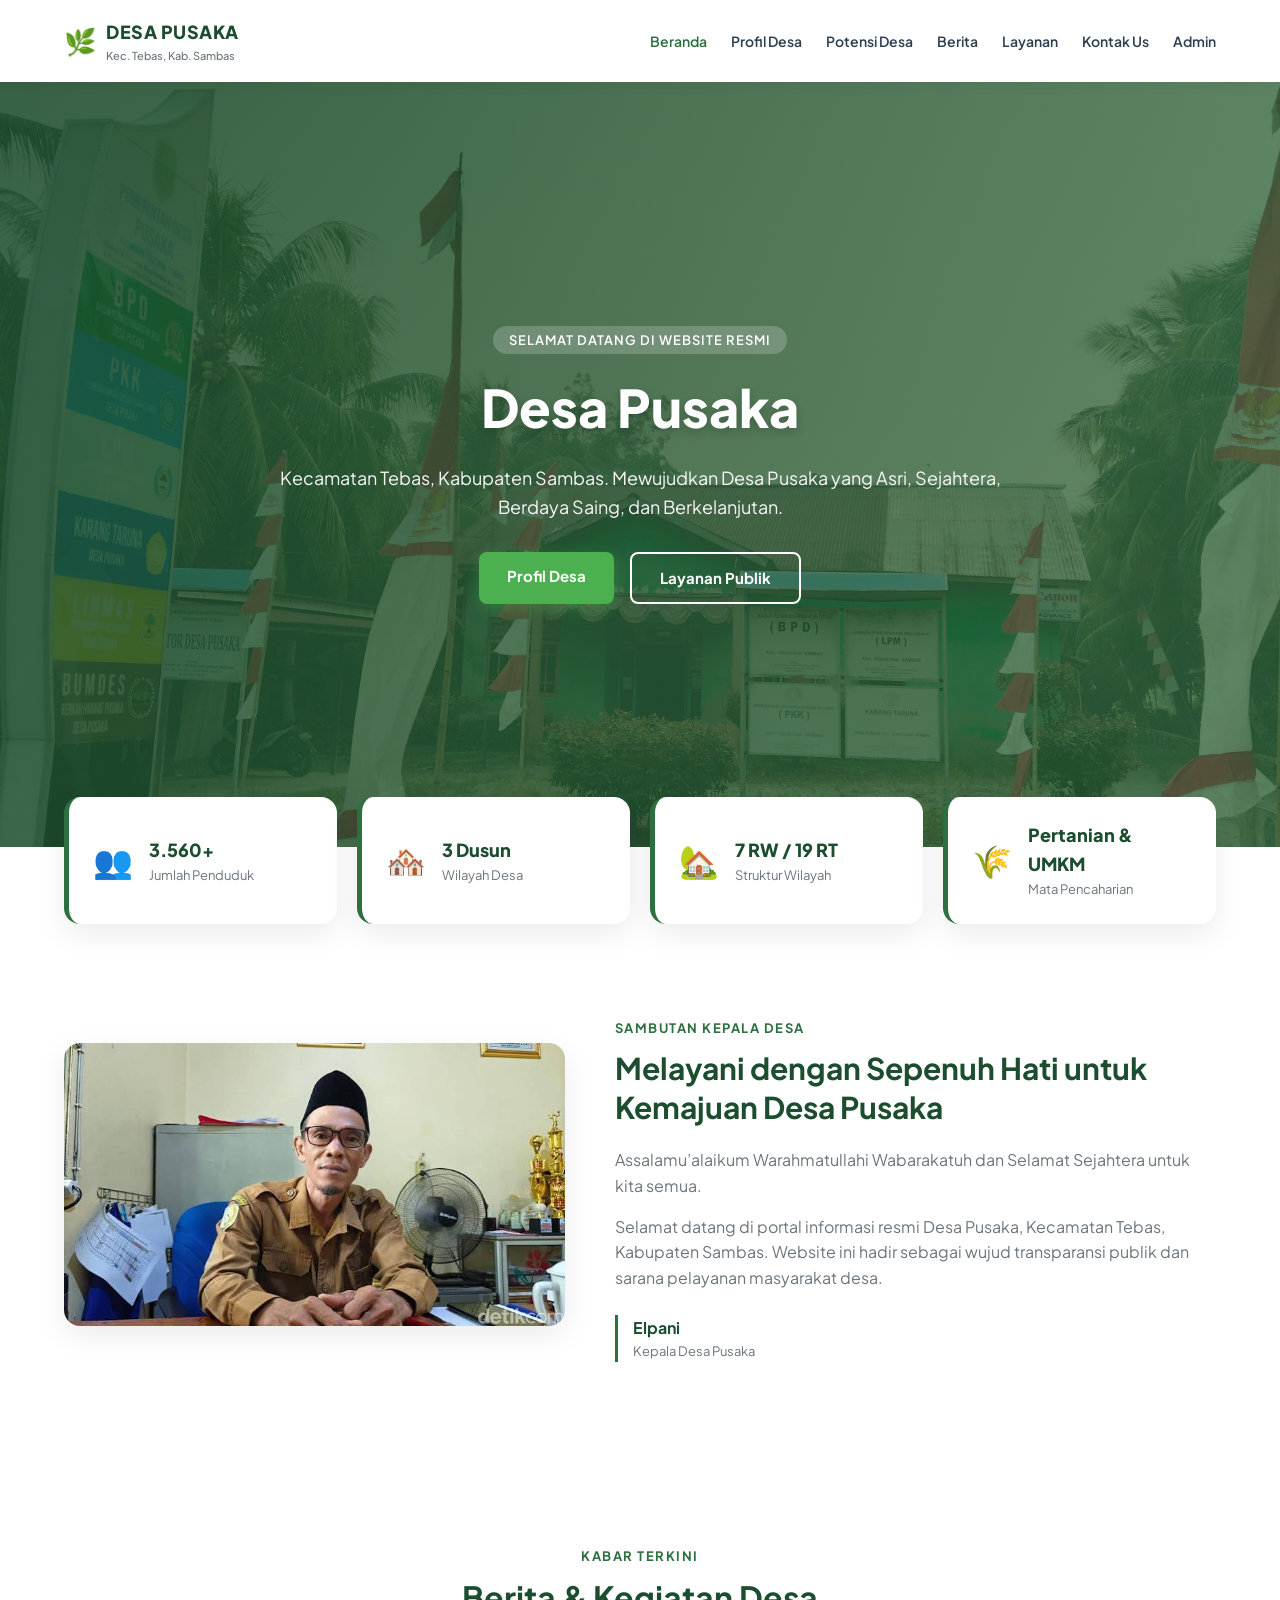
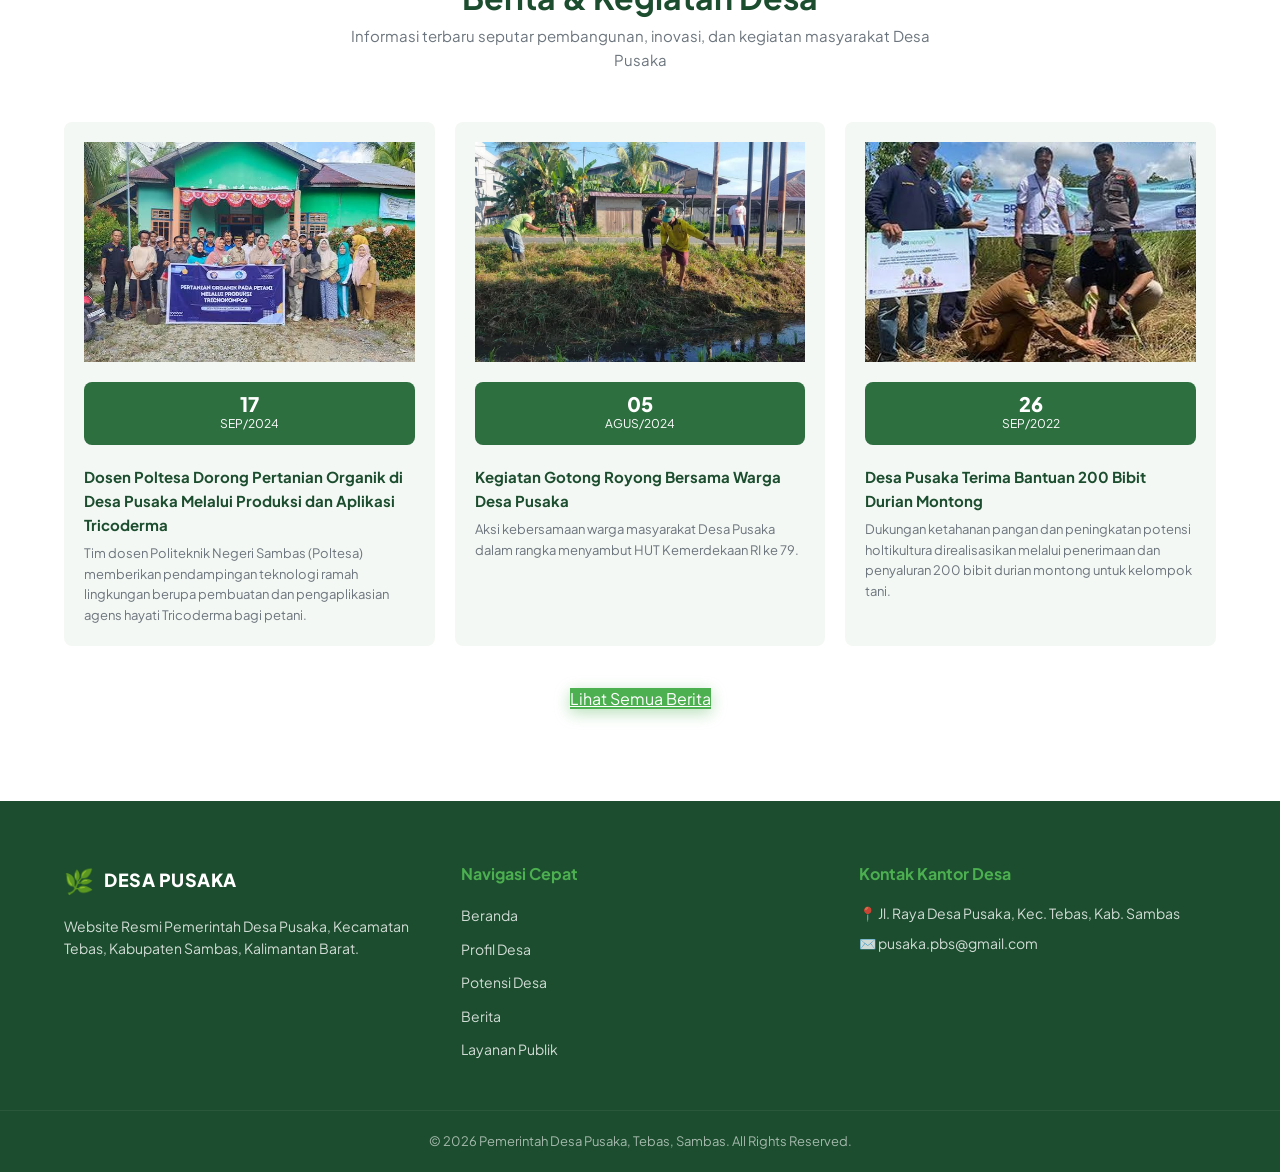
<file: index.html>
<!DOCTYPE html>
<html lang="id">
<head>
    <meta charset="UTF-8">
    <meta name="viewport" content="width=device-width, initial-scale=1.0">
    <title>Desa Pusaka - Kec. Tebas, Kab. Sambas</title>
    <link rel="stylesheet" href="style.css">
    <!-- Google Fonts untuk Tampilan Modern -->
    <link rel="preconnect" href="https://fonts.googleapis.com">
    <link rel="preconnect" href="https://fonts.gstatic.com" crossorigin>
    <link href="https://fonts.googleapis.com/css2?family=Plus+Jakarta+Sans:wght@400;500;600;700;800&display=swap" rel="stylesheet">
</head>
<body>

    <!-- Header & Navigasi -->
    <header class="navbar">
        <div class="container nav-container">
            <div class="logo">
                <span class="logo-icon">🌿</span>
                <div class="logo-text">
                    <span class="brand-title">DESA PUSAKA</span>
                    <span class="brand-sub">Kec. Tebas, Kab. Sambas</span>
                </div>
            </div>
            <nav>
                <ul class="nav-links">
                    <li><a href="index.html" class="active">Beranda</a></li>
                    <li><a href="profil.html">Profil Desa</a></li>
                    <li><a href="potensi.html">Potensi Desa</a></li>
                    <li><a href="berita.html">Berita</a></li>
                    <li><a href="layanan.html">Layanan</a></li>
                    <li><a href="kontak.html" >Kontak Us</a></li>
                    <li><a href="admin.html">Admin</a></li>
                </ul>
            </nav>
        </div>
    </header>

    <!-- Hero Section dengan Gambar Background Desa -->
    <section class="hero">
        <div class="hero-overlay"></div>
        <div class="container hero-content">
            <span class="badge">Selamat Datang di Website Resmi</span>
            <h1>Desa Pusaka</h1>
            <p>Kecamatan Tebas, Kabupaten Sambas. Mewujudkan Desa Pusaka yang Asri, Sejahtera, Berdaya Saing, dan Berkelanjutan.</p>
            <div class="hero-buttons">
                <a href="profil.html" class="btn btn-primary">Profil Desa</a>
                <a href="layanan.html" class="btn btn-outline">Layanan Publik</a>
            </div>
        </div>
    </section>

   <!-- Section Statistik Desa -->
    <section class="stats-section">
        <div class="container stats-grid">
            <div class="stat-card">
                <div class="stat-icon">👥</div>
                <div class="stat-info">
                    <h3>3.560+</h3>
                    <p>Jumlah Penduduk</p>
                </div>
            </div>
            <div class="stat-card">
                <div class="stat-icon">🏘️</div> 
                <div class="stat-info">
                    <h3>3 Dusun</h3>
                    <p>Wilayah Desa</p>
                </div>
            </div>
            <div class="stat-card">
                <div class="stat-icon">🏡</div>
                <div class="stat-info">
                    <h3>7 RW / 19 RT</h3>
                    <p>Struktur Wilayah</p>
                </div>
            </div>
            <div class="stat-card">
                <div class="stat-icon">🌾</div>
                <div class="stat-info">
                    <h3>Pertanian & UMKM</h3>
                    <p>Mata Pencaharian</p>
                </div>
            </div>
        </div>
    </section>

    <!-- Sambutan Kepala Desa -->
    <section class="welcome-section">
        <div class="container welcome-container">
            <div class="welcome-image">
                <div class="image-frame">
                    <!-- Foto Kepala Desa -->
                    <img src="kepaladesa.jpg" alt="Kepala Desa Pusaka" onerror="this.src='https://via.placeholder.com/400x480/2e6f40/ffffff?text=Foto+Kepala+Desa'">
                </div>
            </div>
            <div class="welcome-text">
                <span class="section-tag">Sambutan Kepala Desa</span>
                <h2>Melayani dengan Sepenuh Hati untuk Kemajuan Desa Pusaka</h2>
                <p>Assalamu’alaikum Warahmatullahi Wabarakatuh dan Selamat Sejahtera untuk kita semua.</p>
                <p>Selamat datang di portal informasi resmi Desa Pusaka, Kecamatan Tebas, Kabupaten Sambas. Website ini hadir sebagai wujud transparansi publik dan sarana pelayanan masyarakat desa.</p>
                <div class="kades-signature">
                    <h4>Elpani</h4>
                    <p>Kepala Desa Pusaka</p>
                </div>
            </div>
        </div>
    </section>

    <!-- Section Berita Terbaru (Untuk index.html) -->
<section class="berita-section">
    <div class="container">
        <div class="section-header">
            <span class="section-tag">Kabar Terkini</span>
            <h2>Berita & Kegiatan Desa</h2>
            <p>Informasi terbaru seputar pembangunan, inovasi, dan kegiatan masyarakat Desa Pusaka</p>
        </div>

        <div class="berita-grid">

            <!-- Berita 1: Pertanian Organik & Tricoderma (17 SEP 2024) -->
            <article class="berita-card">
                <div class="berita-img">
                    <img src="poltesa.jpg" alt="Dosen Poltesa Dorong Pertanian Organik" onerror="this.src='https://via.placeholder.com/400x250/3d8b4f/ffffff?text=Pelatihan+Tricoderma+Poltesa'">
                </div>
                <div class="berita-date">
                    <span class="day">17</span>
                    <span class="month">SEP/2024</span>
                </div>
                <div class="berita-info">
                    <h3>Dosen Poltesa Dorong Pertanian Organik di Desa Pusaka Melalui Produksi dan Aplikasi Tricoderma</h3>
                    <p>Tim dosen Politeknik Negeri Sambas (Poltesa) memberikan pendampingan teknologi ramah lingkungan berupa pembuatan dan pengaplikasian agens hayati Tricoderma bagi petani.</p>
                </div>
            </article>

            <!-- Berita 2: Gotong Royong (05 AGUS 2024) -->
            <article class="berita-card">
                <div class="berita-img">
                    <img src="gotongroyong.jpeg" alt="Kegiatan Gotong Royong Desa Pusaka" onerror="this.src='https://via.placeholder.com/400x250/2e6f40/ffffff?text=Gotong+Royong+Desa'">
                </div>
                <div class="berita-date">
                    <span class="day">05</span>
                    <span class="month">AGUS/2024</span>
                </div>
                <div class="berita-info">
                    <h3>Kegiatan Gotong Royong Bersama Warga Desa Pusaka</h3>
                    <p>Aksi kebersamaan warga masyarakat Desa Pusaka dalam rangka menyambut HUT Kemerdekaan RI ke 79.</p>
                </div>
            </article>

            <!-- Berita 3: Bantuan Bibit Durian Montong (26 SEP 2022) -->
            <article class="berita-card">
                <div class="berita-img">
                    <img src="bibit.jpg" alt="Bantuan 200 Bibit Durian Montong" onerror="this.src='https://via.placeholder.com/400x250/2e6f40/ffffff?text=Bantuan+Bibit+Durian'">
                </div>
                <div class="berita-date">
                    <span class="day">26</span>
                    <span class="month">SEP/2022</span>
                </div>
                <div class="berita-info">
                    <h3>Desa Pusaka Terima Bantuan 200 Bibit Durian Montong</h3>
                    <p>Dukungan ketahanan pangan dan peningkatan potensi holtikultura direalisasikan melalui penerimaan dan penyaluran 200 bibit durian montong untuk kelompok tani.</p>
                </div>
            </article>

        </div>

        <!-- Tombol untuk melihat seluruh berita -->
        <div style="text-align: center; margin-top: 40px;">
            <a href="berita.html" class="btn-primary">Lihat Semua Berita</a>
        </div>
    </div>
</section>

    <!-- Footer -->
    <footer class="footer">
        <div class="container footer-grid">
            <div class="footer-info">
                <div class="logo light">
                    <span class="logo-icon">🌿</span>
                    <span class="brand-title">DESA PUSAKA</span>
                </div>
                <p>Website Resmi Pemerintah Desa Pusaka, Kecamatan Tebas, Kabupaten Sambas, Kalimantan Barat.</p>
            </div>
            <div class="footer-links">
                <h4>Navigasi Cepat</h4>
                <ul>
                    <li><a href="index.html">Beranda</a></li>
                    <li><a href="profil.html">Profil Desa</a></li>
                    <li><a href="potensi.html">Potensi Desa</a></li>
                    <li><a href="berita.html">Berita</a></li>
                    <li><a href="layanan.html">Layanan Publik</a></li>
                </ul>
            </div>
            <div class="footer-contact">
                <h4>Kontak Kantor Desa</h4>
                <p>📍 Jl. Raya Desa Pusaka, Kec. Tebas, Kab. Sambas</p>
                <p>✉️ pusaka.pbs@gmail.com</p>
            </div>
        </div>
        <div class="footer-bottom">
            <p>&copy; 2026 Pemerintah Desa Pusaka, Tebas, Sambas. All Rights Reserved.</p>
        </div>
    </footer>

</body>
</html>
</file>
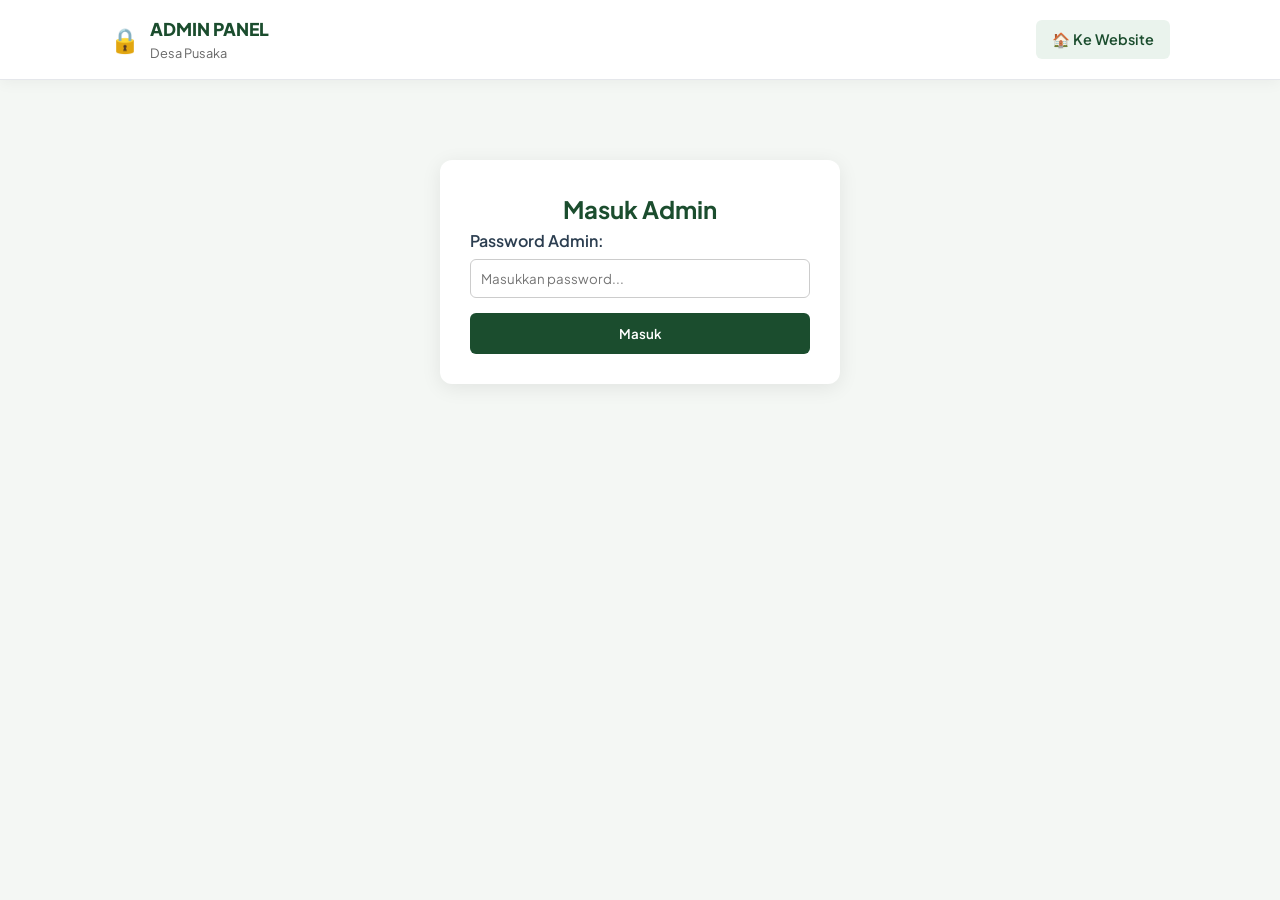
<file: admin.html>
<!DOCTYPE html>
<html lang="id">
<head>
    <meta charset="UTF-8">
    <meta name="viewport" content="width=device-width, initial-scale=1.0">
    <title>Panel Admin - Desa Pusaka</title>
    <link rel="stylesheet" href="style.css">
    <link rel="preconnect" href="https://fonts.googleapis.com">
    <link rel="preconnect" href="https://fonts.gstatic.com" crossorigin>
    <link href="https://fonts.googleapis.com/css2?family=Plus+Jakarta+Sans:wght@400;500;600;700;800&display=swap" rel="stylesheet">
</head>
<body style="background-color: #f4f7f4; margin: 0; font-family: 'Plus Jakarta Sans', sans-serif;">

    <!-- NAVBAR ADMIN -->
    <header class="navbar" style="background: #ffffff; border-bottom: 1px solid #e5e7eb; padding: 15px 0;">
        <div class="container nav-container" style="display: flex; justify-content: space-between; align-items: center; max-width: 1100px; margin: 0 auto; padding: 0 20px;">
            <div class="logo" style="display: flex; align-items: center; gap: 10px;">
                <span style="font-size: 1.5rem;">🔒</span>
                <div>
                    <span style="display: block; font-weight: 800; color: #1b4d2e; font-size: 1.1rem;">ADMIN PANEL</span>
                    <span style="display: block; font-size: 0.8rem; color: #666;">Desa Pusaka</span>
                </div>
            </div>
            <div style="display: flex; gap: 10px;">
                <a href="index.html" style="text-decoration: none; background: #eaf3ed; color: #1b4d2e; padding: 8px 16px; border-radius: 6px; font-weight: 600; font-size: 0.9rem;">🏠 Ke Website</a>
                <button id="btnLogout" onclick="logout()" style="display: none; background: #d9534f; color: white; border: none; padding: 8px 16px; border-radius: 6px; cursor: pointer; font-weight: 600;">🚪 Logout</button>
            </div>
        </div>
    </header>

    <!-- FORM LOGIN -->
    <div id="loginSection" style="max-width: 400px; margin: 80px auto; background: #fff; padding: 30px; border-radius: 12px; box-shadow: 0 4px 20px rgba(0,0,0,0.08);">
        <h2 style="color: #1b4d2e; text-align: center; margin-top: 0;">Masuk Admin</h2>
        <form onsubmit="checkPassword(event)">
            <div style="margin-bottom: 15px;">
                <label style="display: block; font-weight: 600; margin-bottom: 5px;">Password Admin:</label>
                <input type="password" id="adminPassword" placeholder="Masukkan password..." required style="width: 100%; padding: 10px; border: 1px solid #ccc; border-radius: 6px; box-sizing: border-box;">
            </div>
            <p id="errorMsg" style="color: red; font-size: 0.85rem; display: none; font-weight: 600;">⚠️ Password salah!</p>
            <button type="submit" style="width: 100%; background: #1b4d2e; color: white; border: none; padding: 12px; border-radius: 6px; font-weight: 600; cursor: pointer;">Masuk</button>
        </form>
    </div>

    <!-- DASHBOARD ADMIN -->
    <div id="adminContent" style="display: none; max-width: 1100px; margin: 0 auto; padding: 40px 20px;">
        <div style="display: flex; justify-content: space-between; align-items: center; margin-bottom: 20px;">
            <h2 style="color: #1b4d2e; margin: 0;">Rekap Aspirasi & Balas Pesan</h2>
            <button onclick="loadData()" style="background: #2e6f40; color: white; border: none; padding: 8px 16px; border-radius: 6px; cursor: pointer; font-weight: 600;">🔄 Refresh Data</button>
        </div>

        <div style="background: #fff; border-radius: 10px; overflow-x: auto; box-shadow: 0 4px 15px rgba(0,0,0,0.05); border: 1px solid #eee;">
            <table style="width: 100%; border-collapse: collapse; text-align: left;">
                <thead>
                    <tr style="background-color: #1b4d2e; color: white;">
                        <th style="padding: 12px; width: 100px;">Kode</th>
                        <th style="padding: 12px; width: 180px;">Waktu & Nama</th>
                        <th style="padding: 12px; width: 150px;">Kategori</th>
                        <th style="padding: 12px;">Pesan Warga</th>
                        <th style="padding: 12px; width: 280px;">Aksi / Balasan Admin</th>
                    </tr>
                </thead>
                <tbody id="tableBody">
                    <tr><td colspan="5" style="text-align: center; padding: 20px;">Memuat data...</td></tr>
                </tbody>
            </table>
        </div>
    </div>

    <script>
        const PASSWORD_BENAR = "asyifa"; 
        const scriptURL = 'https://script.google.com/macros/s/AKfycbwoO-bZ-iEacDP_2IClbaxFQJeONFlL828PXCHUfv0g5wlwZxvJKACd-2P8ijaX6ary/exec';

        function checkPassword(e) {
            e.preventDefault();
            if (document.getElementById('adminPassword').value === PASSWORD_BENAR) {
                document.getElementById('loginSection').style.display = 'none';
                document.getElementById('adminContent').style.display = 'block';
                document.getElementById('btnLogout').style.display = 'block';
                loadData();
            } else {
                document.getElementById('errorMsg').style.display = 'block';
            }
        }

        // AMBIL SEMUA DATA PESAN
        function loadData() {
            const tableBody = document.getElementById('tableBody');
            tableBody.innerHTML = `<tr><td colspan="5" style="text-align: center; padding: 20px;">Mengambil data terbaru...</td></tr>`;

            fetch(scriptURL)
                .then(res => res.json())
                .then(data => {
                    if (!data || data.length === 0) {
                        tableBody.innerHTML = `<tr><td colspan="5" style="text-align: center; padding: 20px;">Belum ada pesan masuk.</td></tr>`;
                        return;
                    }

                    let html = '';
                    data.reverse().forEach((row, index) => {
                        const kode = row[1] || '';
                        const balasanTersimpan = row[6] || '';

                        html += `
                            <tr style="border-bottom: 1px solid #eee; vertical-align: top;">
                                <td style="padding: 12px; font-weight: 800; color: #1b4d2e;">${kode}</td>
                                <td style="padding: 12px;">
                                    <strong>${row[2] || '-'}</strong><br>
                                    <small style="color:#777;">${row[0] || '-'}</small><br>
                                    <small style="color:#555;">📱 ${row[3] || '-'}</small>
                                </td>
                                <td style="padding: 12px;"><span style="background: #eaf3ed; color: #1b4d2e; padding: 4px 8px; border-radius: 4px; font-size: 0.8rem;">${row[4] || '-'}</span></td>
                                <td style="padding: 12px; color: #333;">${row[5] || '-'}</td>
                                <td style="padding: 12px;">
                                    <!-- Form Balas Langsung -->
                                    <textarea id="reply-${index}" rows="2" placeholder="Tulis balasan di sini..." style="width: 100%; padding: 8px; border: 1px solid #ccc; border-radius: 6px; box-sizing: border-box; font-size: 0.85rem; font-family: inherit;">${balasanTersimpan}</textarea>
                                    <button onclick="kirimBalasan('${kode}', 'reply-${index}', this)" style="margin-top: 6px; width: 100%; background: #1b4d2e; color: white; border: none; padding: 6px 10px; border-radius: 4px; font-weight: 600; cursor: pointer; font-size: 0.8rem;">
                                        💾 ${balasanTersimpan ? 'Perbarui Balasan' : 'Kirim Balasan'}
                                    </button>
                                </td>
                            </tr>
                        `;
                    });
                    tableBody.innerHTML = html;
                })
                .catch(err => {
                    tableBody.innerHTML = `<tr><td colspan="5" style="text-align: center; color: red; padding: 20px;">Gagal memuat data.</td></tr>`;
                });
        }

        // FUNGSI MENGIRIM BALASAN LANGSUNG DARI HALAMAN ADMIN
        function kirimBalasan(kode, textareaId, btnElement) {
            const teksBalasan = document.getElementById(textareaId).value.trim();
            
            if (!teksBalasan) {
                alert('Tuliskan isi balasan terlebih dahulu!');
                return;
            }

            const oldText = btnElement.innerHTML;
            btnElement.disabled = true;
            btnElement.innerHTML = '⏳ Menyimpan...';

            const formData = new FormData();
            formData.append('action', 'reply');
            formData.append('kode', kode);
            formData.append('balasan', teksBalasan);

            fetch(scriptURL, { method: 'POST', body: formData })
                .then(res => res.json())
                .then(res => {
                    btnElement.disabled = false;
                    btnElement.innerHTML = '✅ Tersimpan!';
                    btnElement.style.background = '#28a745';
                    
                    setTimeout(() => {
                        btnElement.innerHTML = '💾 Perbarui Balasan';
                        btnElement.style.background = '#1b4d2e';
                    }, 2000);
                })
                .catch(err => {
                    alert('Gagal menyimpan balasan.');
                    btnElement.disabled = false;
                    btnElement.innerHTML = oldText;
                });
        }

        function logout() {
            document.getElementById('loginSection').style.display = 'block';
            document.getElementById('adminContent').style.display = 'none';
            document.getElementById('btnLogout').style.display = 'none';
            document.getElementById('adminPassword').value = '';
        }
    </script>
</body>
</html>
</file>
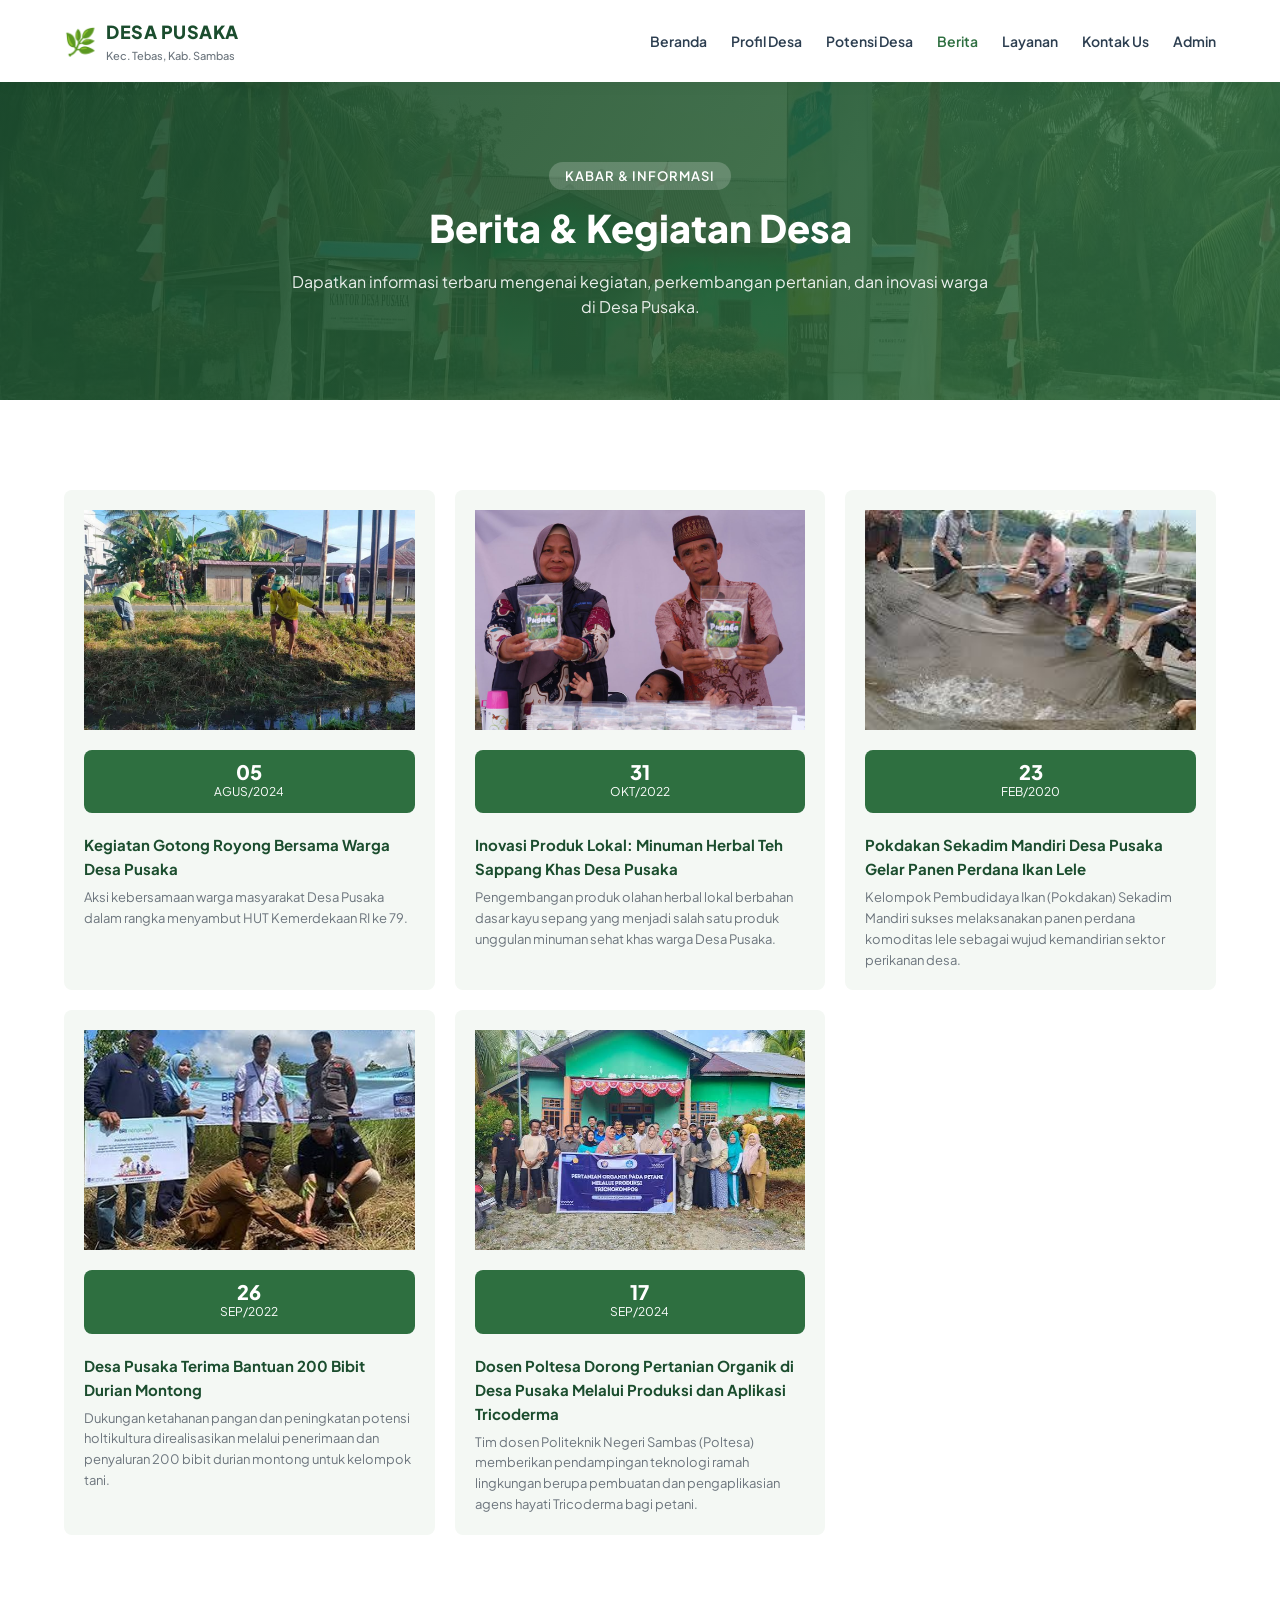
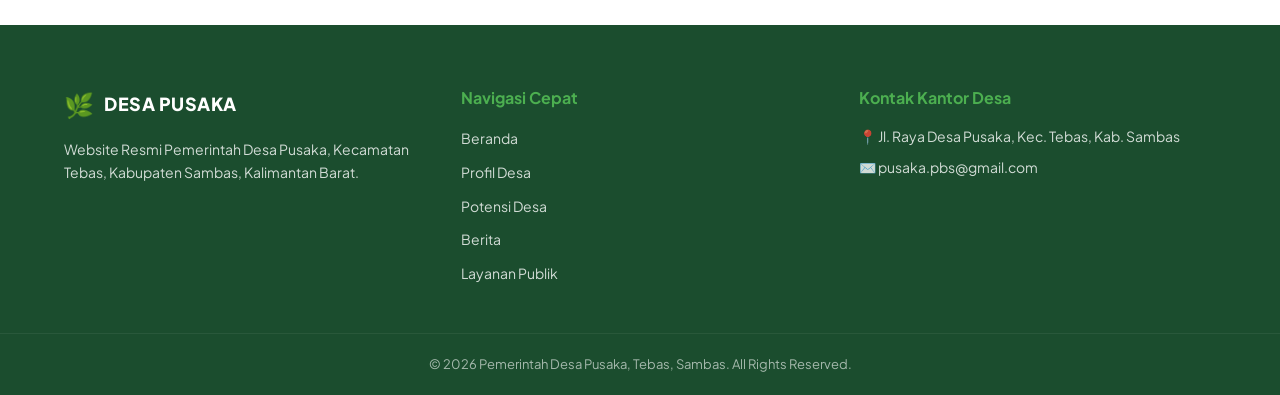
<file: berita.html>
<!DOCTYPE html>
<html lang="id">
<head>
    <meta charset="UTF-8">
    <meta name="viewport" content="width=device-width, initial-scale=1.0">
    <title>Berita & Kegiatan - Desa Pusaka</title>
    <link rel="stylesheet" href="style.css">
    <!-- Google Fonts untuk Tampilan Modern -->
    <link rel="preconnect" href="https://fonts.googleapis.com">
    <link rel="preconnect" href="https://fonts.gstatic.com" crossorigin>
    <link href="https://fonts.googleapis.com/css2?family=Plus+Jakarta+Sans:wght@400;500;600;700;800&display=swap" rel="stylesheet">
</head>
<body>

    <!-- Header & Navigasi -->
    <header class="navbar">
        <div class="container nav-container">
            <div class="logo">
                <span class="logo-icon">🌿</span>
                <div class="logo-text">
                    <span class="brand-title">DESA PUSAKA</span>
                    <span class="brand-sub">Kec. Tebas, Kab. Sambas</span>
                </div>
            </div>
            <nav>
                <ul class="nav-links">
                    <li><a href="index.html">Beranda</a></li>
                    <li><a href="profil.html">Profil Desa</a></li>
                    <li><a href="potensi.html">Potensi Desa</a></li>
                    <li><a href="berita.html" class="active">Berita</a></li>
                    <li><a href="layanan.html">Layanan</a></li>
                    <li><a href="kontak.html">Kontak Us</a></li>
                    <li><a href="admin.html">Admin</a></li>
                </ul>
            </nav>
        </div>
    </header>

    <!-- Page Banner / Header Berita -->
    <section class="page-header">
        <div class="page-header-overlay"></div>
        <div class="container page-header-content">
            <span class="badge">Kabar & Informasi</span>
            <h1>Berita & Kegiatan Desa</h1>
            <p>Dapatkan informasi terbaru mengenai kegiatan, perkembangan pertanian, dan inovasi warga di Desa Pusaka.</p>
        </div>
    </section>

    <!-- Daftar Berita Utama -->
    <section class="berita-section">
        <div class="container">
            <div class="berita-grid">

                <!-- Berita 1: Gotong Royong -->
                <article class="berita-card">
                    <div class="berita-img">
                        <img src="gotongroyong.jpeg" alt="Kegiatan Gotong Royong Desa Pusaka" onerror="this.src='https://via.placeholder.com/400x250/2e6f40/ffffff?text=Gotong+Royong+Desa'">
                    </div>
                    <div class="berita-date">
                        <span class="day">05</span>
                        <span class="month">AGUS/2024</span>
                    </div>
                    <div class="berita-info">
                        <h3>Kegiatan Gotong Royong Bersama Warga Desa Pusaka</h3>
                        <p>Aksi kebersamaan warga masyarakat Desa Pusaka dalam rangka menyambut HUT Kemerdekaan RI ke 79.</p>
                    </div>
                </article>

                <!-- Berita 2: Produk Lokal Teh Sappang -->
                <article class="berita-card">
                    <div class="berita-img">
                        <img src="produk.jpg" alt="Produk Lokal Teh Sappang" onerror="this.src='https://via.placeholder.com/400x250/3d8b4f/ffffff?text=Teh+Sappang+Desa'">
                    </div>
                    <div class="berita-date">
                        <span class="day">31</span>
                        <span class="month">OKT/2022</span>
                    </div>
                    <div class="berita-info">
                        <h3>Inovasi Produk Lokal: Minuman Herbal Teh Sappang Khas Desa Pusaka</h3>
                        <p>Pengembangan produk olahan herbal lokal berbahan dasar kayu sepang yang menjadi salah satu produk unggulan minuman sehat khas warga Desa Pusaka.</p>
                    </div>
                </article>

                <!-- Berita 3: Panen Ikan Lele Pokdakan Sekadim Mandiri -->
                <article class="berita-card">
                    <div class="berita-img">
                        <img src="ikan.jpg" alt="Panen Perdana Ikan Lele Pokdakan Sekadim Mandiri" onerror="this.src='https://via.placeholder.com/400x250/1b4d2e/ffffff?text=Panen+Perdana+Lele'">
                    </div>
                    <div class="berita-date">
                        <span class="day">23</span>
                        <span class="month">FEB/2020</span>
                    </div>
                    <div class="berita-info">
                        <h3>Pokdakan Sekadim Mandiri Desa Pusaka Gelar Panen Perdana Ikan Lele</h3>
                        <p>Kelompok Pembudidaya Ikan (Pokdakan) Sekadim Mandiri sukses melaksanakan panen perdana komoditas lele sebagai wujud kemandirian sektor perikanan desa.</p>
                    </div>
                </article>

                <!-- Berita 4: Bantuan Bibit Durian Montong -->
                <article class="berita-card">
                    <div class="berita-img">
                        <img src="bibit.jpg" alt="Bantuan 200 Bibit Durian Montong" onerror="this.src='https://via.placeholder.com/400x250/2e6f40/ffffff?text=Bantuan+Bibit+Durian'">
                    </div>
                    <div class="berita-date">
                        <span class="day">26</span>
                        <span class="month">SEP/2022</span>
                    </div>
                    <div class="berita-info">
                        <h3>Desa Pusaka Terima Bantuan 200 Bibit Durian Montong</h3>
                        <p>Dukungan ketahanan pangan dan peningkatan potensi holtikultura direalisasikan melalui penerimaan dan penyaluran 200 bibit durian montong untuk kelompok tani.</p>
                    </div>
                </article>

                <!-- Berita 5: Pertanian Organik & Tricoderma Poltesa -->
                <article class="berita-card">
                    <div class="berita-img">
                        <img src="poltesa.jpg" alt="Dosen Poltesa Dorong Pertanian Organik" onerror="this.src='https://via.placeholder.com/400x250/3d8b4f/ffffff?text=Pelatihan+Tricoderma+Poltesa'">
                    </div>
                    <div class="berita-date">
                        <span class="day">17</span>
                        <span class="month">SEP/2024</span>
                    </div>
                    <div class="berita-info">
                        <h3>Dosen Poltesa Dorong Pertanian Organik di Desa Pusaka Melalui Produksi dan Aplikasi Tricoderma</h3>
                        <p>Tim dosen Politeknik Negeri Sambas (Poltesa) memberikan pendampingan teknologi ramah lingkungan berupa pembuatan dan pengaplikasian agens hayati Tricoderma bagi petani.</p>
                    </div>
                </article>

            </div>
        </div>
    </section>

    <!-- Footer -->
    <footer class="footer">
        <div class="container footer-grid">
            <div class="footer-info">
                <div class="logo light">
                    <span class="logo-icon">🌿</span>
                    <span class="brand-title">DESA PUSAKA</span>
                </div>
                <p>Website Resmi Pemerintah Desa Pusaka, Kecamatan Tebas, Kabupaten Sambas, Kalimantan Barat.</p>
            </div>
            <div class="footer-links">
                <h4>Navigasi Cepat</h4>
                <ul>
                    <li><a href="index.html">Beranda</a></li>
                    <li><a href="profil.html">Profil Desa</a></li>
                    <li><a href="potensi.html">Potensi Desa</a></li>
                    <li><a href="berita.html">Berita</a></li>
                    <li><a href="layanan.html">Layanan Publik</a></li>
                </ul>
            </div>
            <div class="footer-contact">
                <h4>Kontak Kantor Desa</h4>
                <p>📍 Jl. Raya Desa Pusaka, Kec. Tebas, Kab. Sambas</p>
                <p>✉️ pusaka.pbs@gmail.com</p>
            </div>
        </div>
        <div class="footer-bottom">
            <p>&copy; 2026 Pemerintah Desa Pusaka, Tebas, Sambas. All Rights Reserved.</p>
        </div>
    </footer>

</body>
</html>
</file>
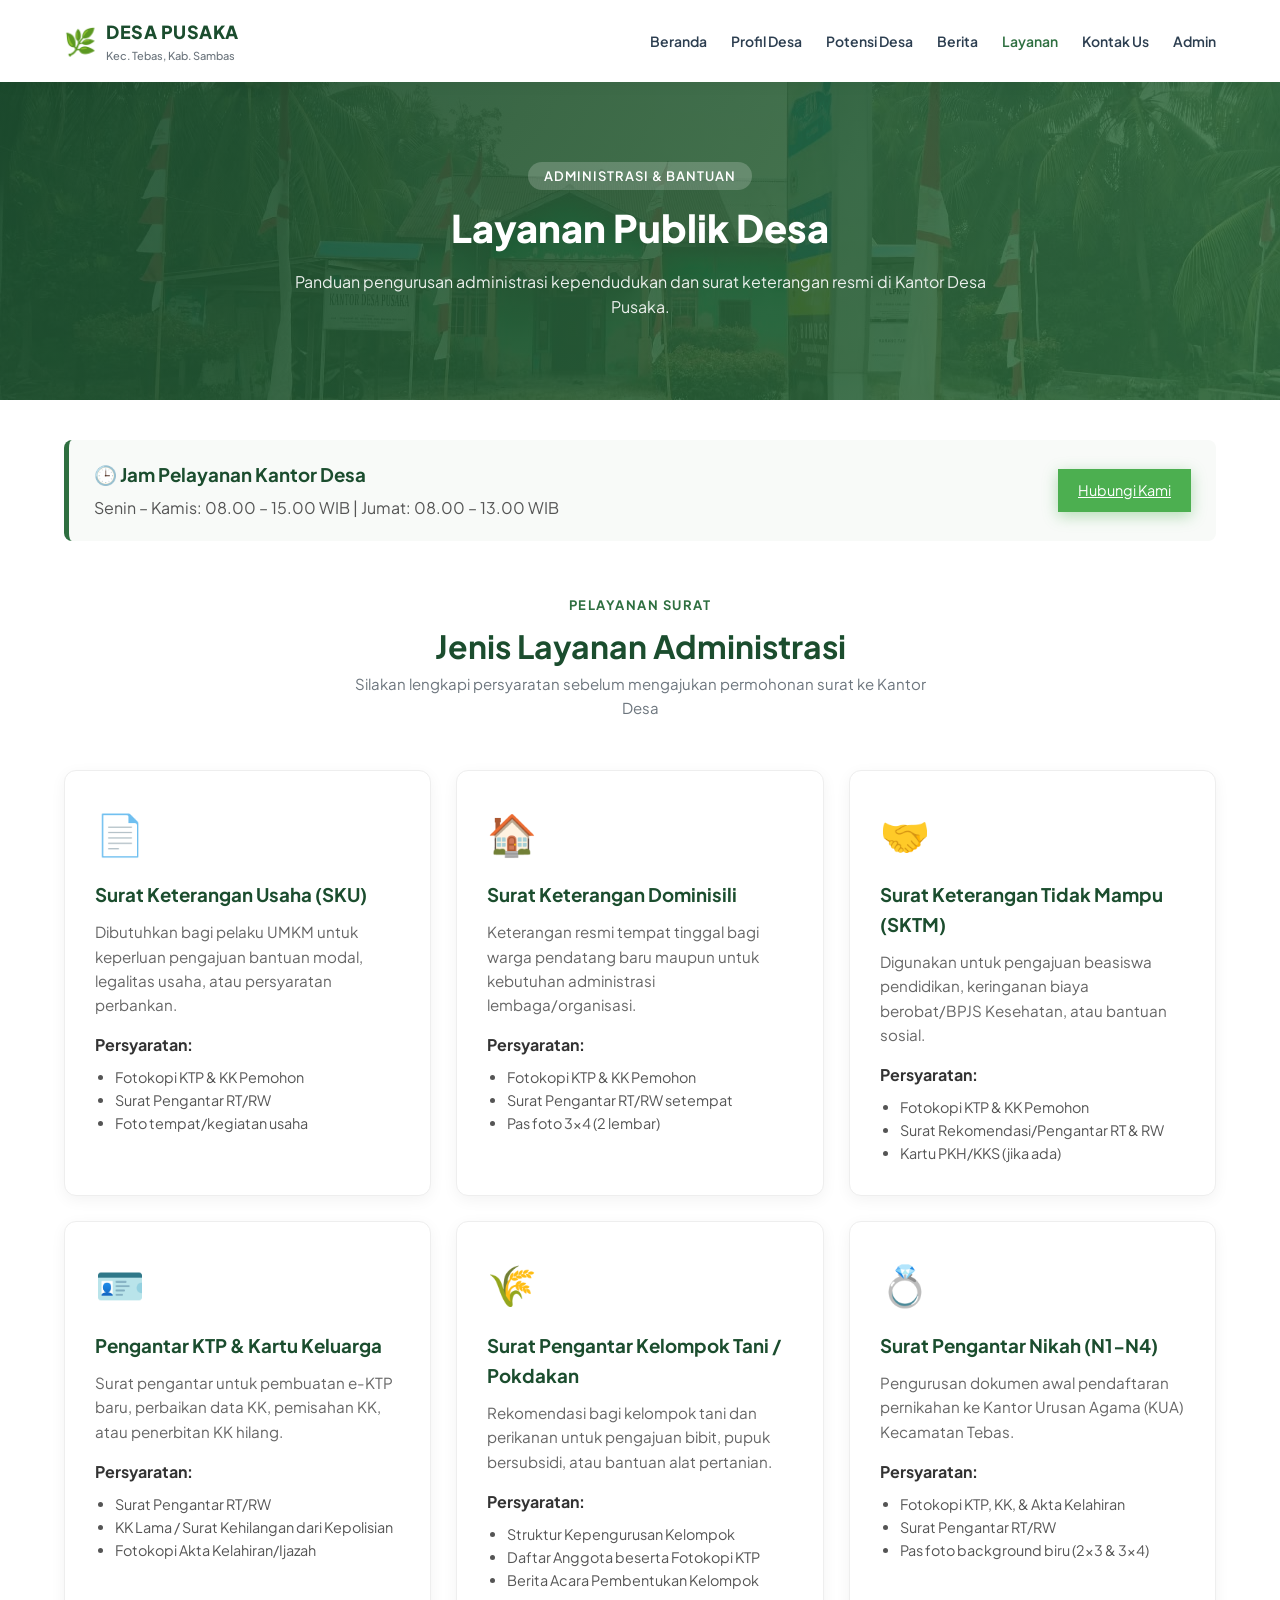
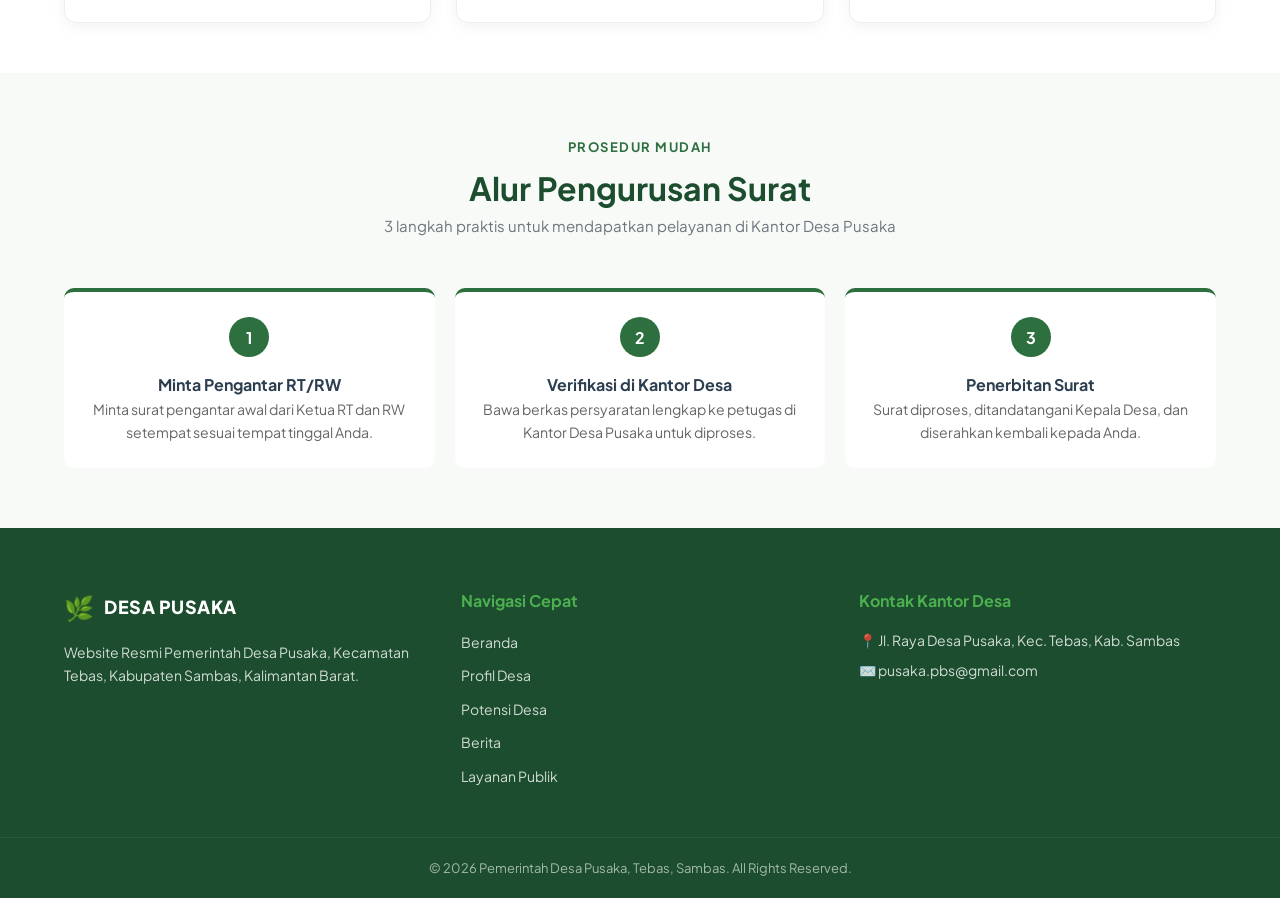
<file: layanan.html>
<!DOCTYPE html>
<html lang="id">
<head>
    <meta charset="UTF-8">
    <meta name="viewport" content="width=device-width, initial-scale=1.0">
    <title>Layanan Publik - Desa Pusaka</title>
    <link rel="stylesheet" href="style.css">
    <!-- Google Fonts untuk Tampilan Modern -->
    <link rel="preconnect" href="https://fonts.googleapis.com">
    <link rel="preconnect" href="https://fonts.gstatic.com" crossorigin>
    <link href="https://fonts.googleapis.com/css2?family=Plus+Jakarta+Sans:wght@400;500;600;700;800&display=swap" rel="stylesheet">
</head>
<body>

    <!-- Header & Navigasi -->
    <header class="navbar">
        <div class="container nav-container">
            <div class="logo">
                <span class="logo-icon">🌿</span>
                <div class="logo-text">
                    <span class="brand-title">DESA PUSAKA</span>
                    <span class="brand-sub">Kec. Tebas, Kab. Sambas</span>
                </div>
            </div>
            <nav>
                <ul class="nav-links">
                    <li><a href="index.html">Beranda</a></li>
                    <li><a href="profil.html">Profil Desa</a></li>
                    <li><a href="potensi.html">Potensi Desa</a></li>
                    <li><a href="berita.html">Berita</a></li>
                    <li><a href="layanan.html" class="active">Layanan</a></li>
                    <li><a href="kontak.html">Kontak Us</a></li>
                    <li><a href="admin.html">Admin</a></li>
                </ul>
            </nav>
        </div>
    </header>

    <!-- Page Banner / Header Layanan -->
    <section class="page-header">
        <div class="page-header-overlay"></div>
        <div class="container page-header-content">
            <span class="badge">Administrasi & Bantuan</span>
            <h1>Layanan Publik Desa</h1>
            <p>Panduan pengurusan administrasi kependudukan dan surat keterangan resmi di Kantor Desa Pusaka.</p>
        </div>
    </section>

    <!-- Informasi Jam Operasional -->
    <section style="padding: 40px 0 0 0;">
        <div class="container">
            <div style="background-color: #f8faf8; border-left: 5px solid #2e6f40; padding: 20px 25px; border-radius: 8px; display: flex; justify-content: space-between; align-items: center; flex-wrap: wrap; gap: 15px;">
                <div>
                    <h3 style="margin: 0 0 5px 0; color: #1b4d2e;">🕒 Jam Pelayanan Kantor Desa</h3>
                    <p style="margin: 0; color: #555;">Senin – Kamis: 08.00 – 15.00 WIB | Jumat: 08.00 – 13.00 WIB</p>
                </div>
                <a href="kontak.html" class="btn-primary" style="padding: 10px 20px; font-size: 0.9rem;">Hubungi Kami</a>
            </div>
        </div>
    </section>

    <!-- Daftar Layanan Publik -->
    <section class="layanan-section" style="padding: 50px 0;">
        <div class="container">
            <div class="section-header">
                <span class="section-tag">Pelayanan Surat</span>
                <h2>Jenis Layanan Administrasi</h2>
                <p>Silakan lengkapi persyaratan sebelum mengajukan permohonan surat ke Kantor Desa</p>
            </div>

            <div class="layanan-grid" style="display: grid; grid-template-columns: repeat(auto-fit, minmax(300px, 1fr)); gap: 25px; margin-top: 30px;">

                <!-- Layanan 1 -->
                <div class="layanan-card" style="background: #fff; padding: 30px; border-radius: 12px; box-shadow: 0 4px 15px rgba(0,0,0,0.05); border: 1px solid #eee;">
                    <div style="font-size: 2.5rem; margin-bottom: 15px;">📄</div>
                    <h3 style="color: #1b4d2e; margin-bottom: 10px;">Surat Keterangan Usaha (SKU)</h3>
                    <p style="color: #666; font-size: 0.95rem; margin-bottom: 15px;">Dibutuhkan bagi pelaku UMKM untuk keperluan pengajuan bantuan modal, legalitas usaha, atau persyaratan perbankan.</p>
                    <strong style="display: block; color: #333; margin-bottom: 8px;">Persyaratan:</strong>
                    <ul style="color: #555; font-size: 0.9rem; padding-left: 20px; margin: 0;">
                        <li>Fotokopi KTP & KK Pemohon</li>
                        <li>Surat Pengantar RT/RW</li>
                        <li>Foto tempat/kegiatan usaha</li>
                    </ul>
                </div>

                <!-- Layanan 2 -->
                <div class="layanan-card" style="background: #fff; padding: 30px; border-radius: 12px; box-shadow: 0 4px 15px rgba(0,0,0,0.05); border: 1px solid #eee;">
                    <div style="font-size: 2.5rem; margin-bottom: 15px;">🏠</div>
                    <h3 style="color: #1b4d2e; margin-bottom: 10px;">Surat Keterangan Dominisili</h3>
                    <p style="color: #666; font-size: 0.95rem; margin-bottom: 15px;">Keterangan resmi tempat tinggal bagi warga pendatang baru maupun untuk kebutuhan administrasi lembaga/organisasi.</p>
                    <strong style="display: block; color: #333; margin-bottom: 8px;">Persyaratan:</strong>
                    <ul style="color: #555; font-size: 0.9rem; padding-left: 20px; margin: 0;">
                        <li>Fotokopi KTP & KK Pemohon</li>
                        <li>Surat Pengantar RT/RW setempat</li>
                        <li>Pas foto 3x4 (2 lembar)</li>
                    </ul>
                </div>

                <!-- Layanan 3 -->
                <div class="layanan-card" style="background: #fff; padding: 30px; border-radius: 12px; box-shadow: 0 4px 15px rgba(0,0,0,0.05); border: 1px solid #eee;">
                    <div style="font-size: 2.5rem; margin-bottom: 15px;">🤝</div>
                    <h3 style="color: #1b4d2e; margin-bottom: 10px;">Surat Keterangan Tidak Mampu (SKTM)</h3>
                    <p style="color: #666; font-size: 0.95rem; margin-bottom: 15px;">Digunakan untuk pengajuan beasiswa pendidikan, keringanan biaya berobat/BPJS Kesehatan, atau bantuan sosial.</p>
                    <strong style="display: block; color: #333; margin-bottom: 8px;">Persyaratan:</strong>
                    <ul style="color: #555; font-size: 0.9rem; padding-left: 20px; margin: 0;">
                        <li>Fotokopi KTP & KK Pemohon</li>
                        <li>Surat Rekomendasi/Pengantar RT & RW</li>
                        <li>Kartu PKH/KKS (jika ada)</li>
                    </ul>
                </div>

                <!-- Layanan 4 -->
                <div class="layanan-card" style="background: #fff; padding: 30px; border-radius: 12px; box-shadow: 0 4px 15px rgba(0,0,0,0.05); border: 1px solid #eee;">
                    <div style="font-size: 2.5rem; margin-bottom: 15px;">🪪</div>
                    <h3 style="color: #1b4d2e; margin-bottom: 10px;">Pengantar KTP & Kartu Keluarga</h3>
                    <p style="color: #666; font-size: 0.95rem; margin-bottom: 15px;">Surat pengantar untuk pembuatan e-KTP baru, perbaikan data KK, pemisahan KK, atau penerbitan KK hilang.</p>
                    <strong style="display: block; color: #333; margin-bottom: 8px;">Persyaratan:</strong>
                    <ul style="color: #555; font-size: 0.9rem; padding-left: 20px; margin: 0;">
                        <li>Surat Pengantar RT/RW</li>
                        <li>KK Lama / Surat Kehilangan dari Kepolisian</li>
                        <li>Fotokopi Akta Kelahiran/Ijazah</li>
                    </ul>
                </div>

                <!-- Layanan 5 -->
                <div class="layanan-card" style="background: #fff; padding: 30px; border-radius: 12px; box-shadow: 0 4px 15px rgba(0,0,0,0.05); border: 1px solid #eee;">
                    <div style="font-size: 2.5rem; margin-bottom: 15px;">🌾</div>
                    <h3 style="color: #1b4d2e; margin-bottom: 10px;">Surat Pengantar Kelompok Tani / Pokdakan</h3>
                    <p style="color: #666; font-size: 0.95rem; margin-bottom: 15px;">Rekomendasi bagi kelompok tani dan perikanan untuk pengajuan bibit, pupuk bersubsidi, atau bantuan alat pertanian.</p>
                    <strong style="display: block; color: #333; margin-bottom: 8px;">Persyaratan:</strong>
                    <ul style="color: #555; font-size: 0.9rem; padding-left: 20px; margin: 0;">
                        <li>Struktur Kepengurusan Kelompok</li>
                        <li>Daftar Anggota beserta Fotokopi KTP</li>
                        <li>Berita Acara Pembentukan Kelompok</li>
                    </ul>
                </div>

                <!-- Layanan 6 -->
                <div class="layanan-card" style="background: #fff; padding: 30px; border-radius: 12px; box-shadow: 0 4px 15px rgba(0,0,0,0.05); border: 1px solid #eee;">
                    <div style="font-size: 2.5rem; margin-bottom: 15px;">💍</div>
                    <h3 style="color: #1b4d2e; margin-bottom: 10px;">Surat Pengantar Nikah (N1-N4)</h3>
                    <p style="color: #666; font-size: 0.95rem; margin-bottom: 15px;">Pengurusan dokumen awal pendaftaran pernikahan ke Kantor Urusan Agama (KUA) Kecamatan Tebas.</p>
                    <strong style="display: block; color: #333; margin-bottom: 8px;">Persyaratan:</strong>
                    <ul style="color: #555; font-size: 0.9rem; padding-left: 20px; margin: 0;">
                        <li>Fotokopi KTP, KK, & Akta Kelahiran</li>
                        <li>Surat Pengantar RT/RW</li>
                        <li>Pas foto background biru (2x3 & 3x4)</li>
                    </ul>
                </div>

            </div>
        </div>
    </section>

    <!-- Alur Pelayanan -->
    <section style="background-color: #f8faf8; padding: 60px 0;">
        <div class="container">
            <div class="section-header">
                <span class="section-tag">Prosedur Mudah</span>
                <h2>Alur Pengurusan Surat</h2>
                <p>3 langkah praktis untuk mendapatkan pelayanan di Kantor Desa Pusaka</p>
            </div>

            <div style="display: grid; grid-template-columns: repeat(auto-fit, minmax(250px, 1fr)); gap: 20px; margin-top: 30px; text-align: center;">
                <div style="background: #fff; padding: 25px; border-radius: 10px; border-top: 4px solid #2e6f40;">
                    <div style="width: 40px; height: 40px; background: #2e6f40; color: #fff; border-radius: 50%; display: flex; align-items: center; justify-content: center; margin: 0 auto 15px auto; font-weight: bold;">1</div>
                    <h4>Minta Pengantar RT/RW</h4>
                    <p style="font-size: 0.88rem; color: #666; margin: 0;">Minta surat pengantar awal dari Ketua RT dan RW setempat sesuai tempat tinggal Anda.</p>
                </div>
                <div style="background: #fff; padding: 25px; border-radius: 10px; border-top: 4px solid #2e6f40;">
                    <div style="width: 40px; height: 40px; background: #2e6f40; color: #fff; border-radius: 50%; display: flex; align-items: center; justify-content: center; margin: 0 auto 15px auto; font-weight: bold;">2</div>
                    <h4>Verifikasi di Kantor Desa</h4>
                    <p style="font-size: 0.88rem; color: #666; margin: 0;">Bawa berkas persyaratan lengkap ke petugas di Kantor Desa Pusaka untuk diproses.</p>
                </div>
                <div style="background: #fff; padding: 25px; border-radius: 10px; border-top: 4px solid #2e6f40;">
                    <div style="width: 40px; height: 40px; background: #2e6f40; color: #fff; border-radius: 50%; display: flex; align-items: center; justify-content: center; margin: 0 auto 15px auto; font-weight: bold;">3</div>
                    <h4>Penerbitan Surat</h4>
                    <p style="font-size: 0.88rem; color: #666; margin: 0;">Surat diproses, ditandatangani Kepala Desa, dan diserahkan kembali kepada Anda.</p>
                </div>
            </div>
        </div>
    </section>

    <!-- Footer -->
    <footer class="footer">
        <div class="container footer-grid">
            <div class="footer-info">
                <div class="logo light">
                    <span class="logo-icon">🌿</span>
                    <span class="brand-title">DESA PUSAKA</span>
                </div>
                <p>Website Resmi Pemerintah Desa Pusaka, Kecamatan Tebas, Kabupaten Sambas, Kalimantan Barat.</p>
            </div>
            <div class="footer-links">
                <h4>Navigasi Cepat</h4>
                <ul>
                    <li><a href="index.html">Beranda</a></li>
                    <li><a href="profil.html">Profil Desa</a></li>
                    <li><a href="potensi.html">Potensi Desa</a></li>
                    <li><a href="berita.html">Berita</a></li>
                    <li><a href="layanan.html">Layanan Publik</a></li>
                </ul>
            </div>
            <div class="footer-contact">
                <h4>Kontak Kantor Desa</h4>
                <p>📍 Jl. Raya Desa Pusaka, Kec. Tebas, Kab. Sambas</p>
                <p>✉️ pusaka.pbs@gmail.com</p>
            </div>
        </div>
        <div class="footer-bottom">
            <p>&copy; 2026 Pemerintah Desa Pusaka, Tebas, Sambas. All Rights Reserved.</p>
        </div>
    </footer>

</body>
</html>
</file>
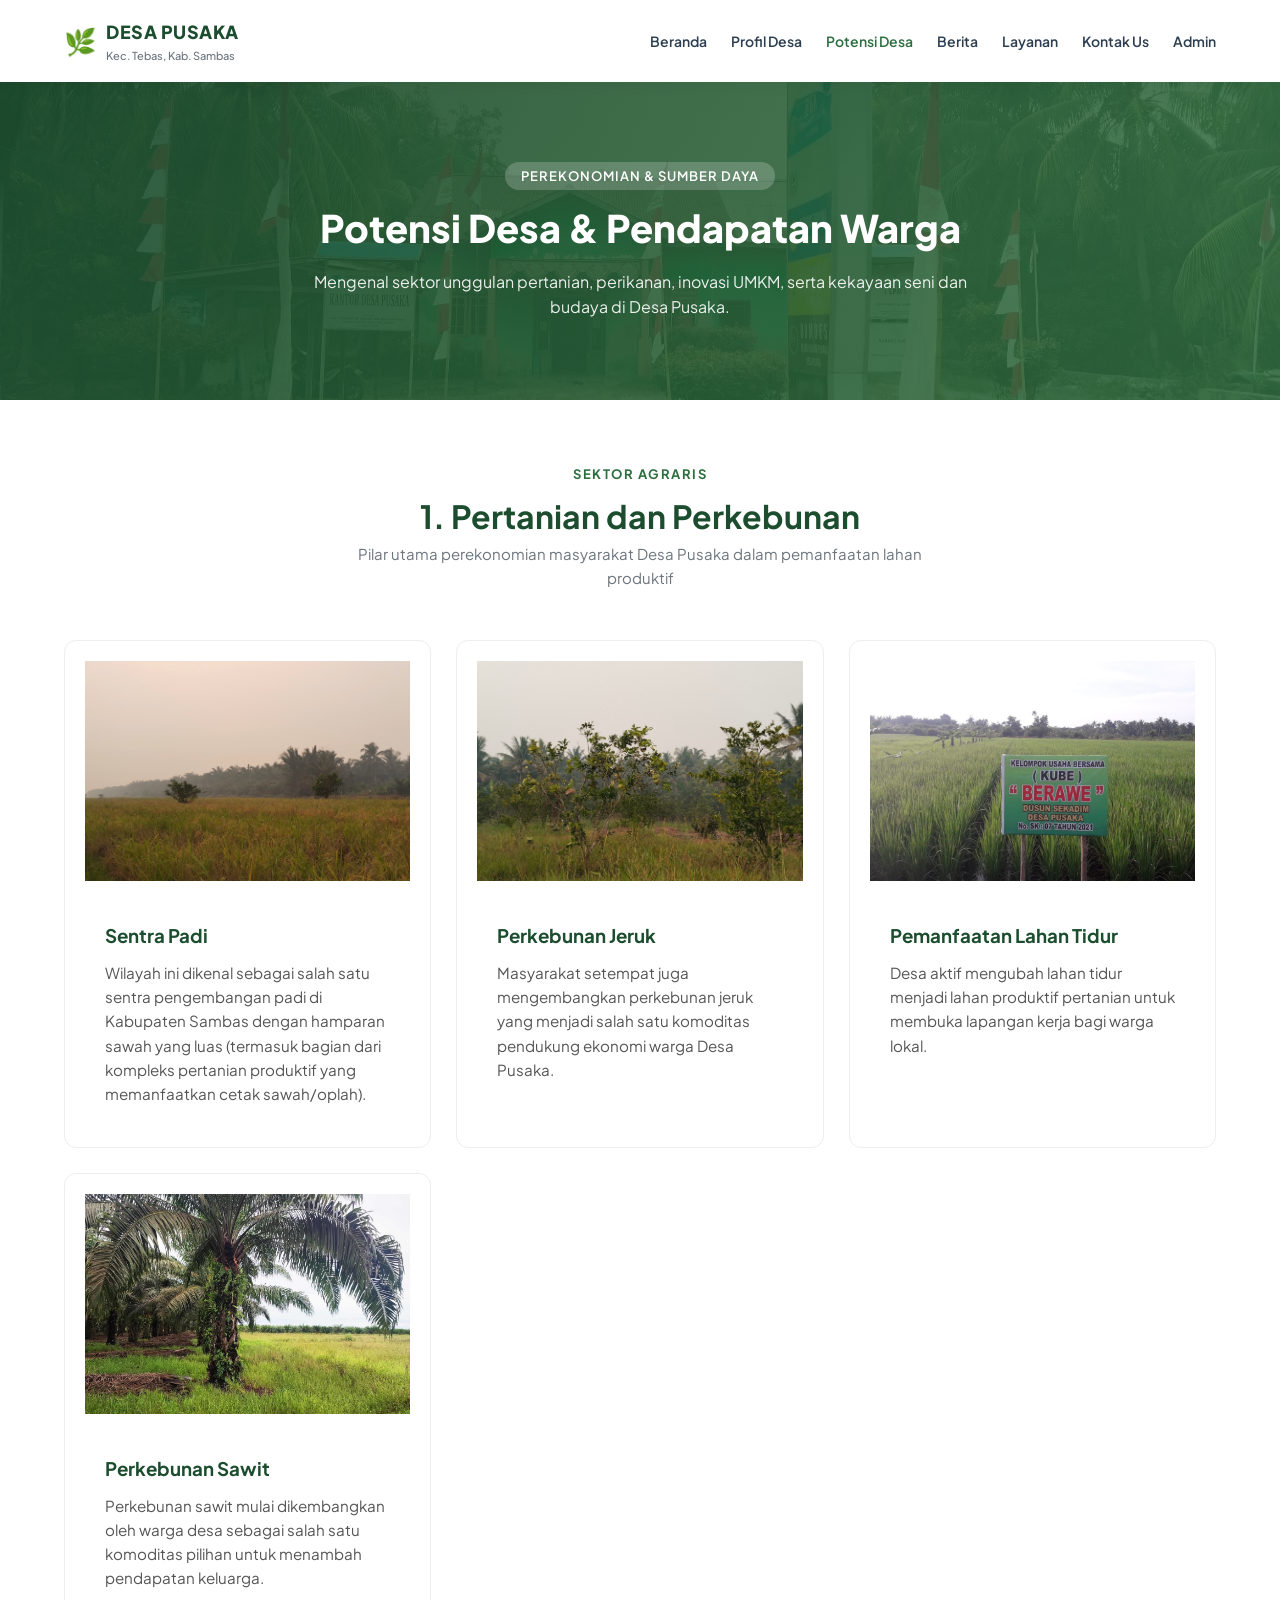
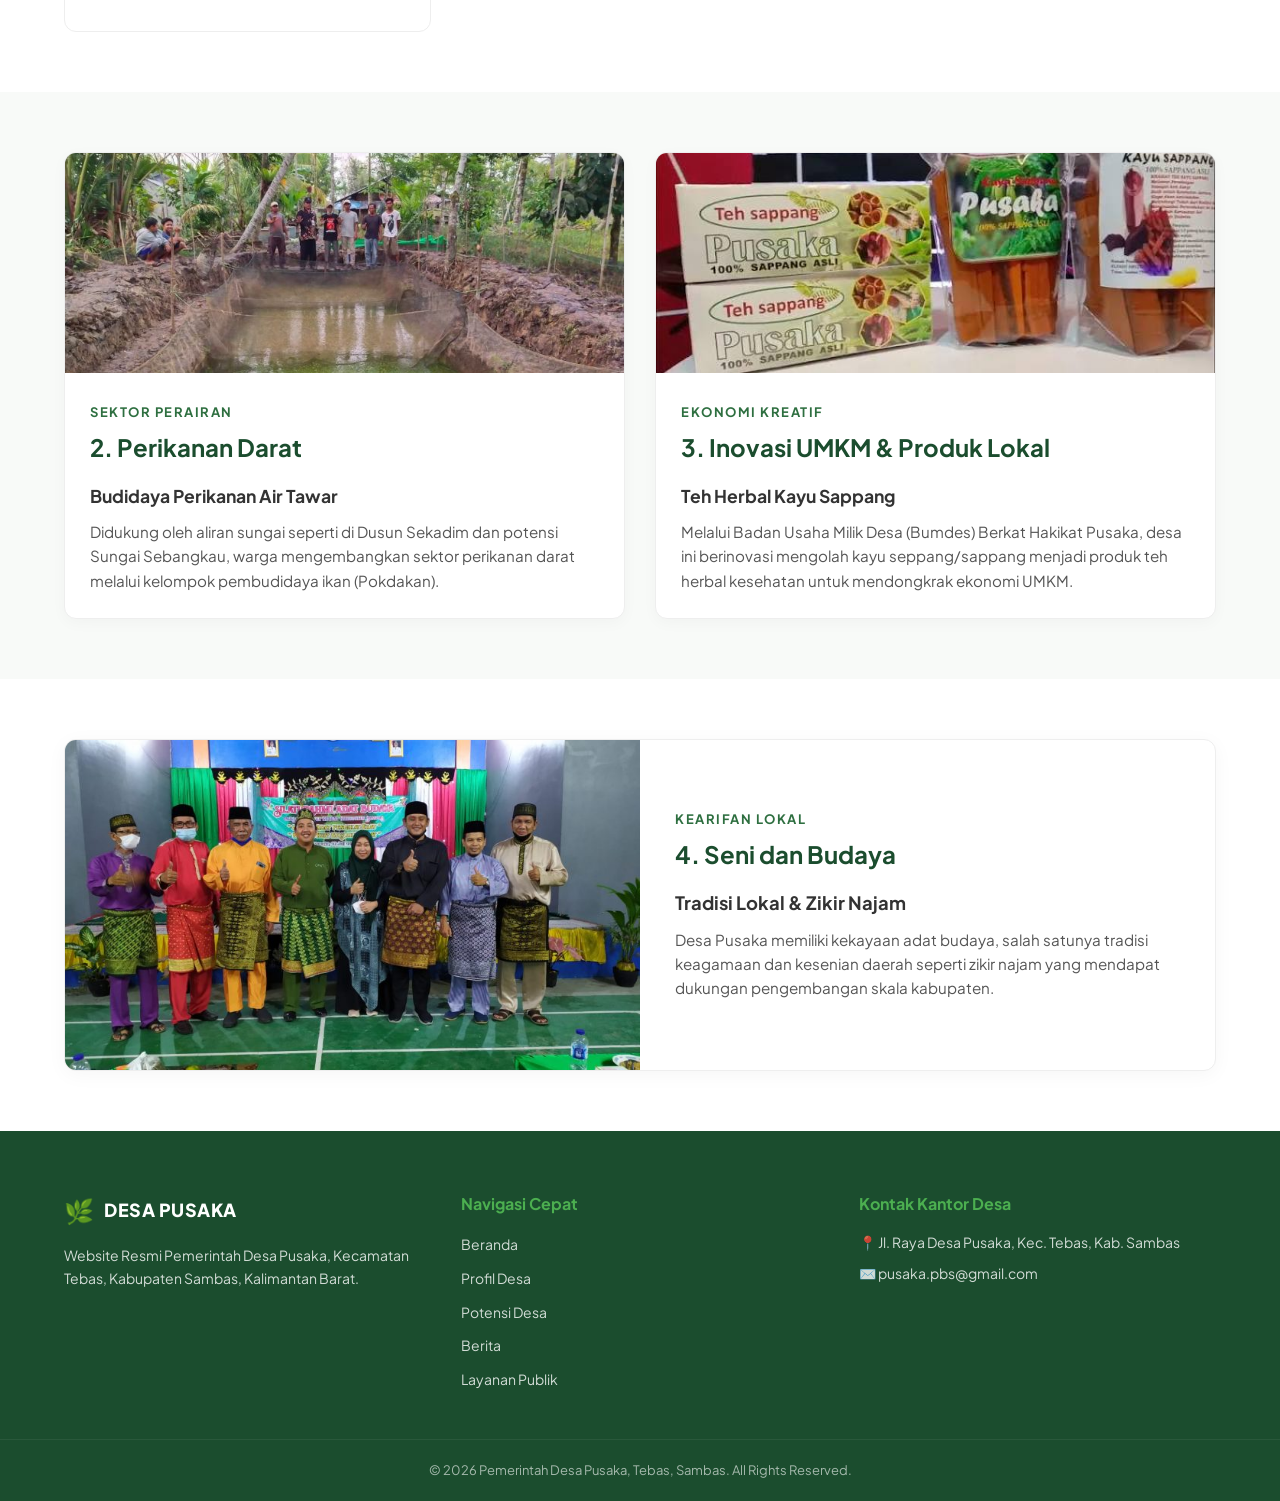
<file: potensi.html>
<!DOCTYPE html>
<html lang="id">
<head>
    <meta charset="UTF-8">
    <meta name="viewport" content="width=device-width, initial-scale=1.0">
    <title>Potensi Desa - Desa Pusaka</title>
    <link rel="stylesheet" href="style.css">
    <!-- Google Fonts untuk Tampilan Modern -->
    <link rel="preconnect" href="https://fonts.googleapis.com">
    <link rel="preconnect" href="https://fonts.gstatic.com" crossorigin>
    <link href="https://fonts.googleapis.com/css2?family=Plus+Jakarta+Sans:wght@400;500;600;700;800&display=swap" rel="stylesheet">
</head>
<body>

    <!-- Header & Navigasi -->
    <header class="navbar">
        <div class="container nav-container">
            <div class="logo">
                <span class="logo-icon">🌿</span>
                <div class="logo-text">
                    <span class="brand-title">DESA PUSAKA</span>
                    <span class="brand-sub">Kec. Tebas, Kab. Sambas</span>
                </div>
            </div>
            <nav>
                <ul class="nav-links">
                    <li><a href="index.html">Beranda</a></li>
                    <li><a href="profil.html">Profil Desa</a></li>
                    <li><a href="potensi.html" class="active">Potensi Desa</a></li>
                    <li><a href="berita.html">Berita</a></li>
                    <li><a href="layanan.html">Layanan</a></li>
                    <li><a href="kontak.html" >Kontak Us</a></li>
                    <li><a href="admin.html">Admin</a></li>
                </ul>
            </nav>
        </div>
    </header>

    <!-- Page Banner / Header Potensi -->
    <section class="page-header">
        <div class="page-header-overlay"></div>
        <div class="container page-header-content">
            <span class="badge">Perekonomian & Sumber Daya</span>
            <h1>Potensi Desa & Pendapatan Warga</h1>
            <p>Mengenal sektor unggulan pertanian, perikanan, inovasi UMKM, serta kekayaan seni dan budaya di Desa Pusaka.</p>
        </div>
    </section>

    <!-- Section 1: Pertanian dan Perkebunan -->
    <section style="padding: 60px 0;">
        <div class="container">
            <div class="section-header">
                <span class="section-tag">Sektor Agraris</span>
                <h2>1. Pertanian dan Perkebunan</h2>
                <p>Pilar utama perekonomian masyarakat Desa Pusaka dalam pemanfaatan lahan produktif</p>
            </div>

            <div style="display: grid; grid-template-columns: repeat(auto-fit, minmax(280px, 1fr)); gap: 25px; margin-top: 30px;">
                
                <!-- Sentra Padi -->
                <div class="berita-card" style="background: #fff; border-radius: 12px; border: 1px solid #eee;">
                    <div class="berita-img">
                        <!-- Ganti ISIKAN_NAMA_FILE_FOTO_PADI.jpg dengan nama file foto Anda -->
                        <img src="pertanian.jpeg" alt="Sentra Padi Desa Pusaka" onerror="this.src='https://via.placeholder.com/400x250/2e6f40/ffffff?text=Sentra+Padi'">
                    </div>
                    <div style="padding: 20px;">
                        <h3 style="color: #1b4d2e; margin-bottom: 10px;">Sentra Padi</h3>
                        <p style="color: #555; font-size: 0.95rem; line-height: 1.6;">Wilayah ini dikenal sebagai salah satu sentra pengembangan padi di Kabupaten Sambas dengan hamparan sawah yang luas (termasuk bagian dari kompleks pertanian produktif yang memanfaatkan cetak sawah/oplah).</p>
                    </div>
                </div>

                <!-- Perkebunan Jeruk -->
                <div class="berita-card" style="background: #fff; border-radius: 12px; border: 1px solid #eee;">
                    <div class="berita-img">
                        <!-- Ganti ISIKAN_NAMA_FILE_FOTO_JERUK.jpg dengan nama file foto Anda -->
                        <img src="jeruk.jpeg" alt="Perkebunan Jeruk" onerror="this.src='https://via.placeholder.com/400x250/3d8b4f/ffffff?text=Perkebunan+Jeruk'">
                    </div>
                    <div style="padding: 20px;">
                        <h3 style="color: #1b4d2e; margin-bottom: 10px;">Perkebunan Jeruk</h3>
                        <p style="color: #555; font-size: 0.95rem; line-height: 1.6;">Masyarakat setempat juga mengembangkan perkebunan jeruk yang menjadi salah satu komoditas pendukung ekonomi warga Desa Pusaka.</p>
                    </div>
                </div>

                <!-- Pemanfaatan Lahan Tidur -->
                <div class="berita-card" style="background: #fff; border-radius: 12px; border: 1px solid #eee;">
                    <div class="berita-img">
                        <!-- Ganti ISIKAN_NAMA_FILE_FOTO_LAHAN_TIDUR.jpg dengan nama file foto Anda -->
                        <img src="lahantidur.jpg" alt="Pemanfaatan Lahan Tidur" onerror="this.src='https://via.placeholder.com/400x250/1b4d2e/ffffff?text=Lahan+Produktif'">
                    </div>
                    <div style="padding: 20px;">
                        <h3 style="color: #1b4d2e; margin-bottom: 10px;">Pemanfaatan Lahan Tidur</h3>
                        <p style="color: #555; font-size: 0.95rem; line-height: 1.6;">Desa aktif mengubah lahan tidur menjadi lahan produktif pertanian untuk membuka lapangan kerja bagi warga lokal.</p>
                    </div>
                </div>

                <!-- Perkebunan Sawit -->
                <div class="berita-card" style="background: #fff; border-radius: 12px; border: 1px solid #eee;">
                    <div class="berita-img">
                        <!-- Ganti ISIKAN_NAMA_FILE_FOTO_SAWIT.jpg dengan nama file foto Anda -->
                        <img src="sawit.jpg" alt="Perkebunan Sawit" onerror="this.src='https://via.placeholder.com/400x250/2e6f40/ffffff?text=Perkebunan+Sawit'">
                    </div>
                    <div style="padding: 20px;">
                        <h3 style="color: #1b4d2e; margin-bottom: 10px;">Perkebunan Sawit</h3>
                        <p style="color: #555; font-size: 0.95rem; line-height: 1.6;">Perkebunan sawit mulai dikembangkan oleh warga desa sebagai salah satu komoditas pilihan untuk menambah pendapatan keluarga.</p>
                    </div>
                </div>

            </div>
        </div>
    </section>

    <!-- Section 2 & 3: Perikanan & UMKM -->
    <section style="background-color: #f8faf8; padding: 60px 0;">
        <div class="container">
            <div style="display: grid; grid-template-columns: repeat(auto-fit, minmax(320px, 1fr)); gap: 30px;">
                
                <!-- 2. Perikanan Darat -->
                <div style="background: #fff; border-radius: 12px; overflow: hidden; border: 1px solid #eee; box-shadow: 0 4px 15px rgba(0,0,0,0.03);">
                    <div class="berita-img">
                        <!-- Ganti ISIKAN_NAMA_FILE_FOTO_PERIKANAN.jpg dengan nama file foto Anda -->
                        <img src="budidaya ikan.jpg" alt="Budidaya Perikanan Air Tawar" onerror="this.src='https://via.placeholder.com/400x250/1b4d2e/ffffff?text=Perikanan+Darat'">
                    </div>
                    <div style="padding: 25px;">
                        <span class="section-tag">Sektor Perairan</span>
                        <h2 style="color: #1b4d2e; margin-top: 5px; margin-bottom: 15px;">2. Perikanan Darat</h2>
                        <h3 style="font-size: 1.1rem; color: #333; margin-bottom: 10px;">Budidaya Perikanan Air Tawar</h3>
                        <p style="color: #555; font-size: 0.95rem; line-height: 1.6;">Didukung oleh aliran sungai seperti di Dusun Sekadim dan potensi Sungai Sebangkau, warga mengembangkan sektor perikanan darat melalui kelompok pembudidaya ikan (Pokdakan).</p>
                    </div>
                </div>

                <!-- 3. Inovasi UMKM dan Produk Lokal -->
                <div style="background: #fff; border-radius: 12px; overflow: hidden; border: 1px solid #eee; box-shadow: 0 4px 15px rgba(0,0,0,0.03);">
                    <div class="berita-img">
                        <!-- Ganti ISIKAN_NAMA_FILE_FOTO_TEH_SAPPANG.jpg dengan nama file foto Anda -->
                        <img src="sappang1.jpg" alt="Teh Herbal Kayu Sappang" onerror="this.src='https://via.placeholder.com/400x250/3d8b4f/ffffff?text=Teh+Kayu+Sappang'">
                    </div>
                    <div style="padding: 25px;">
                        <span class="section-tag">Ekonomi Kreatif</span>
                        <h2 style="color: #1b4d2e; margin-top: 5px; margin-bottom: 15px;">3. Inovasi UMKM & Produk Lokal</h2>
                        <h3 style="font-size: 1.1rem; color: #333; margin-bottom: 10px;">Teh Herbal Kayu Sappang</h3>
                        <p style="color: #555; font-size: 0.95rem; line-height: 1.6;">Melalui Badan Usaha Milik Desa (Bumdes) Berkat Hakikat Pusaka, desa ini berinovasi mengolah kayu seppang/sappang menjadi produk teh herbal kesehatan untuk mendongkrak ekonomi UMKM.</p>
                    </div>
                </div>

            </div>
        </div>
    </section>

    <!-- Section 4: Seni dan Budaya -->
    <section style="padding: 60px 0;">
        <div class="container">
            <div style="background: #fff; border-radius: 12px; border: 1px solid #eee; overflow: hidden; display: grid; grid-template-columns: repeat(auto-fit, minmax(300px, 1fr)); gap: 0; box-shadow: 0 4px 20px rgba(0,0,0,0.04);">
                <div class="berita-img" style="height: 100%; min-height: 250px;">
                    <!-- Ganti ISIKAN_NAMA_FILE_FOTO_ZIKIR_NAJAM.jpg dengan nama file foto Anda -->
                    <img src="zikirnazam.jpeg" alt="Tradisi Zikir Najam Desa Pusaka" onerror="this.src='https://via.placeholder.com/400x250/2e6f40/ffffff?text=Zikir+Najam+Seni+Budaya'">
                </div>
                <div style="padding: 35px; display: flex; flex-direction: column; justify-content: center;">
                    <span class="section-tag">Kearifan Lokal</span>
                    <h2 style="color: #1b4d2e; margin-top: 5px; margin-bottom: 15px;">4. Seni dan Budaya</h2>
                    <h3 style="font-size: 1.15rem; color: #333; margin-bottom: 10px;">Tradisi Lokal & Zikir Najam</h3>
                    <p style="color: #555; font-size: 0.95rem; line-height: 1.6;">Desa Pusaka memiliki kekayaan adat budaya, salah satunya tradisi keagamaan dan kesenian daerah seperti zikir najam yang mendapat dukungan pengembangan skala kabupaten.</p>
                </div>
            </div>
        </div>
    </section>

    <!-- Footer -->
    <footer class="footer">
        <div class="container footer-grid">
            <div class="footer-info">
                <div class="logo light">
                    <span class="logo-icon">🌿</span>
                    <span class="brand-title">DESA PUSAKA</span>
                </div>
                <p>Website Resmi Pemerintah Desa Pusaka, Kecamatan Tebas, Kabupaten Sambas, Kalimantan Barat.</p>
            </div>
            <div class="footer-links">
                <h4>Navigasi Cepat</h4>
                <ul>
                    <li><a href="index.html">Beranda</a></li>
                    <li><a href="profil.html">Profil Desa</a></li>
                    <li><a href="potensi.html">Potensi Desa</a></li>
                    <li><a href="berita.html">Berita</a></li>
                    <li><a href="layanan.html">Layanan Publik</a></li>
                </ul>
            </div>
            <div class="footer-contact">
                <h4>Kontak Kantor Desa</h4>
                <p>📍 Jl. Raya Desa Pusaka, Kec. Tebas, Kab. Sambas</p>
                <p>✉️ pusaka.pbs@gmail.com</p>
            </div>
        </div>
        <div class="footer-bottom">
            <p>&copy; 2026 Pemerintah Desa Pusaka, Tebas, Sambas. All Rights Reserved.</p>
        </div>
    </footer>

</body>
</html>
</file>
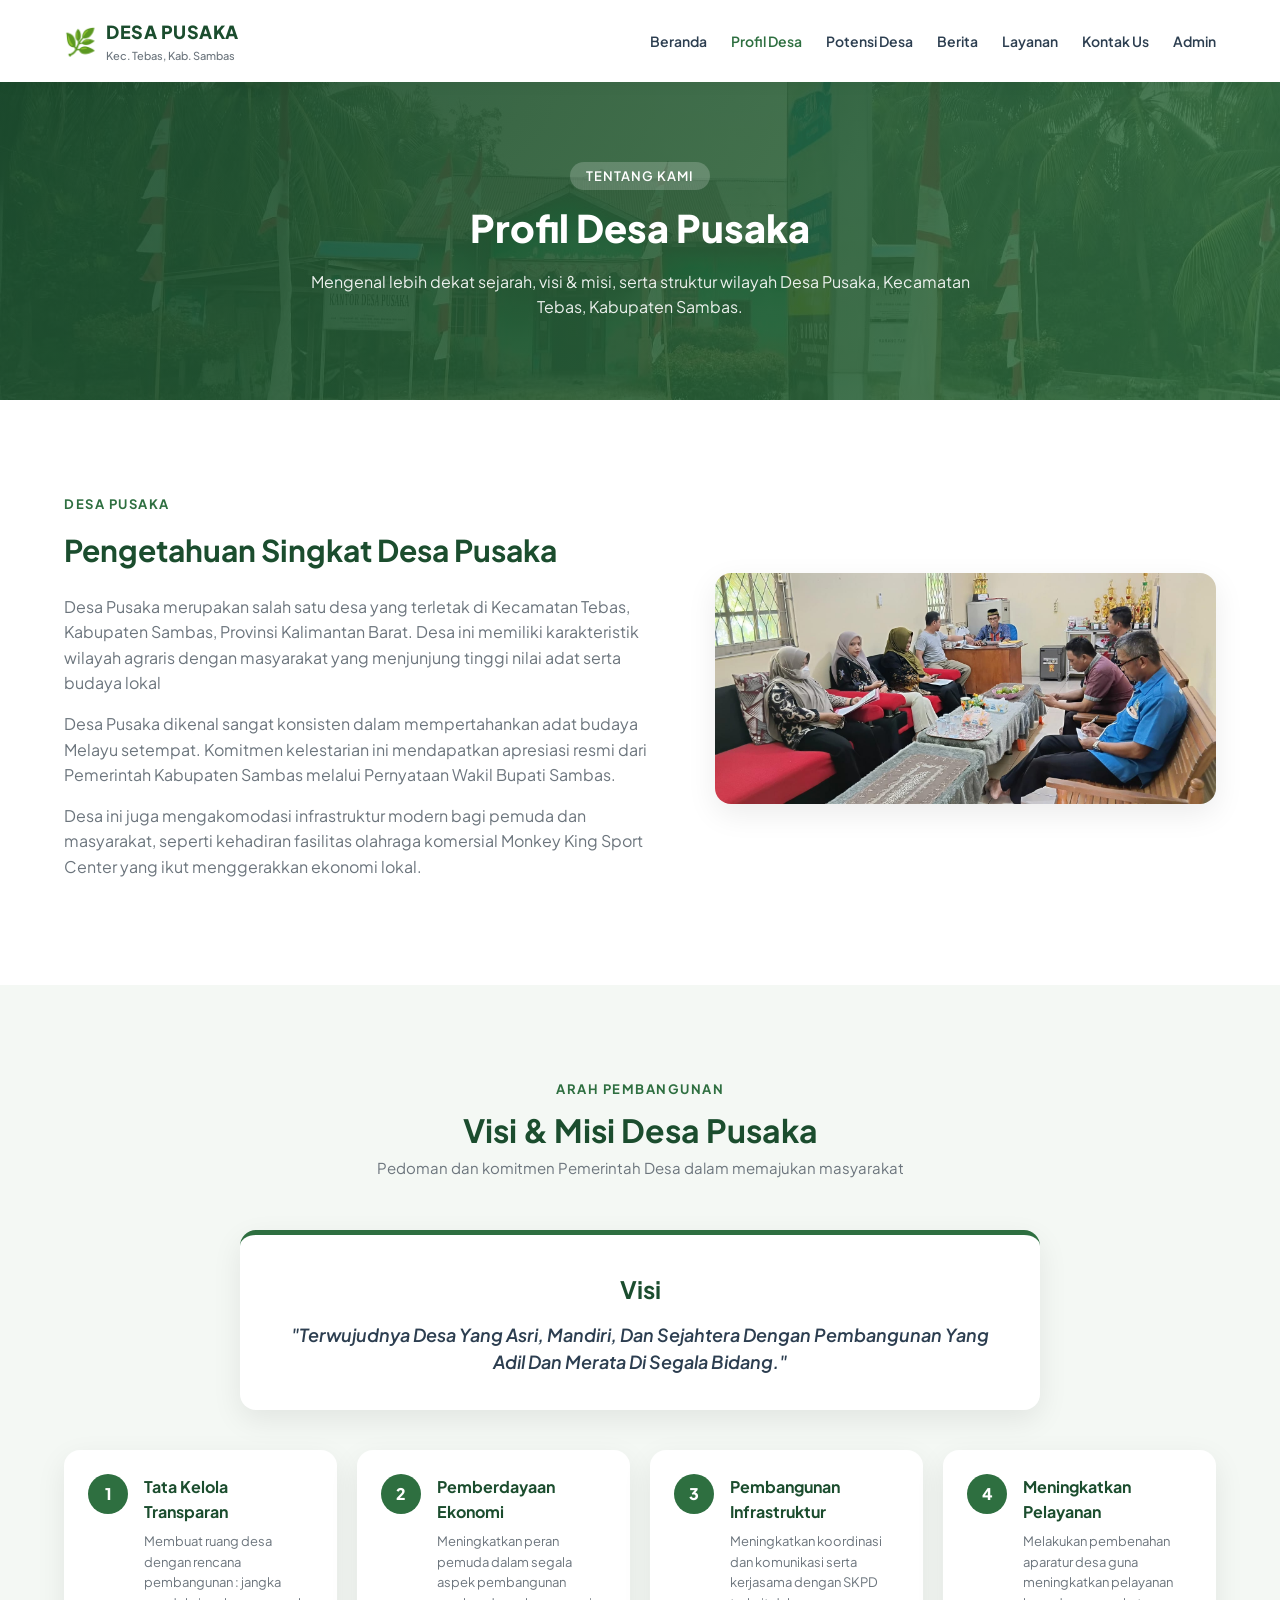
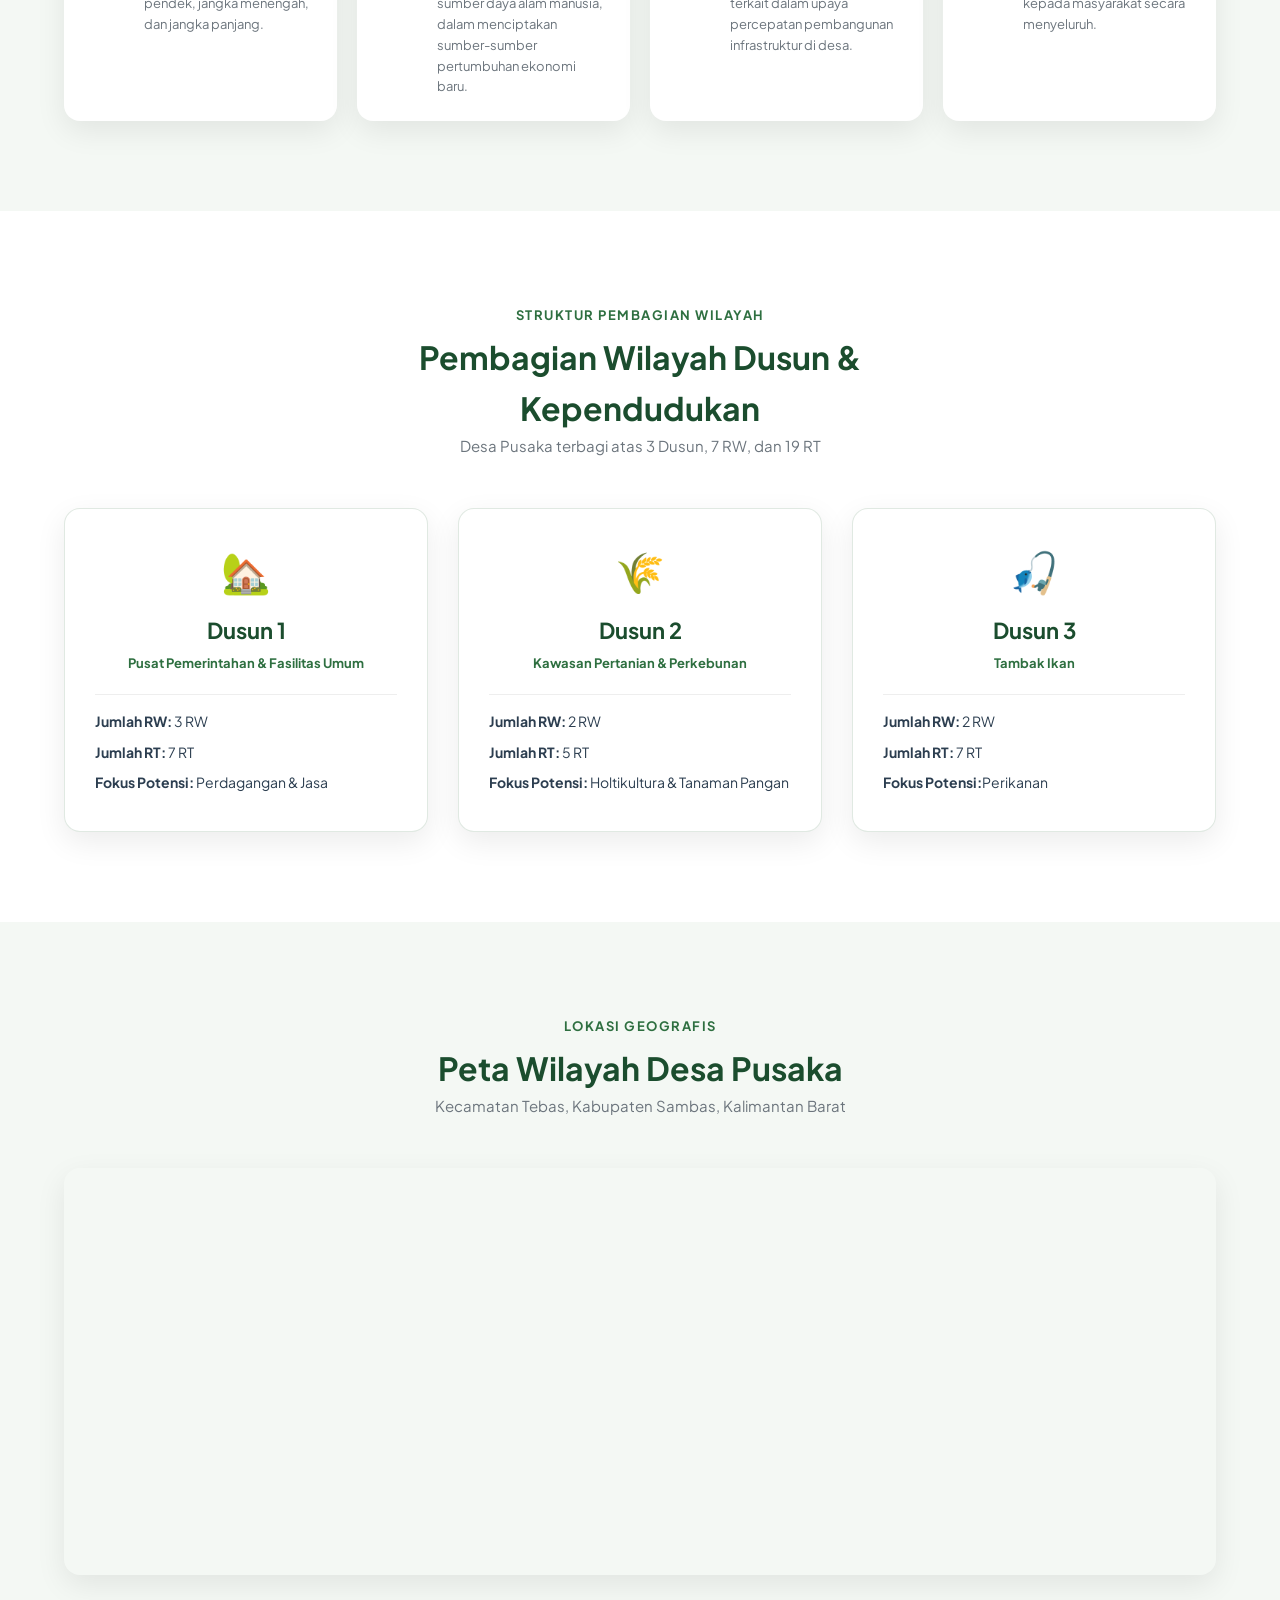
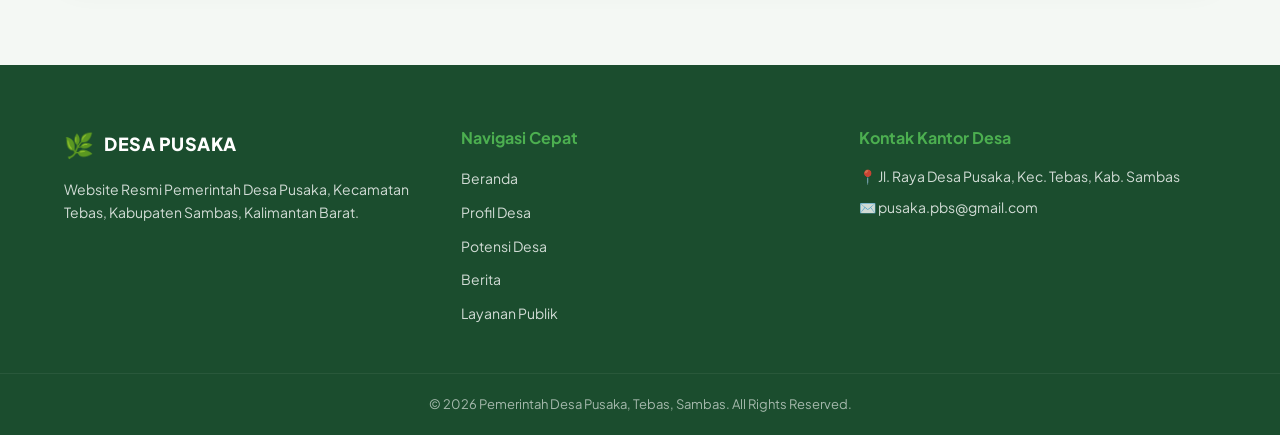
<file: profil.html>
<!DOCTYPE html>
<html lang="id">
<head>
    <meta charset="UTF-8">
    <meta name="viewport" content="width=device-width, initial-scale=1.0">
    <title>Profil Desa - Desa Pusaka</title>
    <link rel="stylesheet" href="style.css">
    <!-- Google Fonts untuk Tampilan Modern -->
    <link rel="preconnect" href="https://fonts.googleapis.com">
    <link rel="preconnect" href="https://fonts.gstatic.com" crossorigin>
    <link href="https://fonts.googleapis.com/css2?family=Plus+Jakarta+Sans:wght@400;500;600;700;800&display=swap" rel="stylesheet">
</head>
<body>

    <!-- Header & Navigasi -->
    <header class="navbar">
        <div class="container nav-container">
            <div class="logo">
                <span class="logo-icon">🌿</span>
                <div class="logo-text">
                    <span class="brand-title">DESA PUSAKA</span>
                    <span class="brand-sub">Kec. Tebas, Kab. Sambas</span>
                </div>
            </div>
            <nav>
                <ul class="nav-links">
                    <li><a href="index.html">Beranda</a></li>
                    <li><a href="profil.html" class="active">Profil Desa</a></li>
                    <li><a href="potensi.html">Potensi Desa</a></li>
                    <li><a href="berita.html">Berita</a></li>
                    <li><a href="layanan.html">Layanan</a></li>
                    <li><a href="kontak.html">Kontak Us</a></li>
                    <li><a href="admin.html">Admin</a></li>
                </ul>
            </nav>
        </div>
    </header>

    <!-- Page Banner / Header Profil -->
    <section class="page-header">
        <div class="page-header-overlay"></div>
        <div class="container page-header-content">
            <span class="badge">Tentang Kami</span>
            <h1>Profil Desa Pusaka</h1>
            <p>Mengenal lebih dekat sejarah, visi & misi, serta struktur wilayah Desa Pusaka, Kecamatan Tebas, Kabupaten Sambas.</p>
        </div>
    </section>

    <!-- Sejarah Desa Section -->
    <section class="sejarah-section">
        <div class="container sejarah-container">
            <div class="sejarah-text">
                <span class="section-tag">Desa Pusaka</span>
                <h2>Pengetahuan Singkat Desa Pusaka</h2>
                <p>Desa Pusaka merupakan salah satu desa yang terletak di Kecamatan Tebas, Kabupaten Sambas, Provinsi Kalimantan Barat. Desa ini memiliki karakteristik wilayah agraris dengan masyarakat yang menjunjung tinggi nilai adat serta budaya lokal</p>
                <p>Desa Pusaka dikenal sangat konsisten dalam mempertahankan adat budaya Melayu setempat. Komitmen kelestarian ini mendapatkan apresiasi resmi dari Pemerintah Kabupaten Sambas melalui Pernyataan Wakil Bupati Sambas.</p>
                <p>Desa ini juga mengakomodasi infrastruktur modern bagi pemuda dan masyarakat, seperti kehadiran fasilitas olahraga komersial Monkey King Sport Center yang ikut menggerakkan ekonomi lokal.</p>
            </div>
            <div class="sejarah-image">
                <img src="rapat.jpeg" alt="Sejarah Desa Pusaka" onerror="this.src='https://via.placeholder.com/500x350/2e6f40/ffffff?text=Foto+Sejarah+Desa'">
            </div>
        </div>
    </section>

    <!-- Visi & Misi Section -->
    <section class="visi-misi-section">
        <div class="container">
            <div class="section-header">
                <span class="section-tag">Arah Pembangunan</span>
                <h2>Visi & Misi Desa Pusaka</h2>
                <p>Pedoman dan komitmen Pemerintah Desa dalam memajukan masyarakat</p>
            </div>
            
            <div class="visi-card">
                <h3>Visi</h3>
                <p>"Terwujudnya Desa Yang Asri, Mandiri, Dan Sejahtera Dengan Pembangunan Yang Adil Dan Merata  Di Segala Bidang."</p>
            </div>

            <div class="misi-grid">
                <div class="misi-card">
                    <div class="misi-number">1</div>
                    <div class="misi-content">
                        <h4>Tata Kelola Transparan</h4>
                        <p>Membuat ruang desa dengan rencana pembangunan : jangka pendek, jangka menengah, dan jangka panjang.</p>
                    </div>
                </div>
                <div class="misi-card">
                    <div class="misi-number">2</div>
                    <div class="misi-content">
                        <h4>Pemberdayaan Ekonomi</h4>
                        <p>Meningkatkan peran pemuda dalam segala aspek pembangunan sumber daya alam manusia, dalam menciptakan sumber-sumber pertumbuhan ekonomi baru.</p>
                    </div>
                </div>
                <div class="misi-card">
                    <div class="misi-number">3</div>
                    <div class="misi-content">
                        <h4>Pembangunan Infrastruktur</h4>
                        <p>Meningkatkan koordinasi dan komunikasi serta kerjasama dengan SKPD terkait dalam upaya percepatan pembangunan infrastruktur di desa.</p>
                    </div>
                </div>
                <div class="misi-card">
                    <div class="misi-number">4</div>
                    <div class="misi-content">
                        <h4>Meningkatkan Pelayanan </h4>
                        <p>Melakukan pembenahan aparatur desa guna meningkatkan pelayanan kepada masyarakat secara menyeluruh.</p>
                    </div>
                </div>
            </div>
        </div>
    </section>

    <!-- Wilayah Administratif & Dusun Section -->
    <section class="wilayah-section">
        <div class="container">
            <div class="section-header">
                <span class="section-tag">Struktur Pembagian Wilayah</span>
                <h2>Pembagian Wilayah Dusun & Kependudukan</h2>
                <p>Desa Pusaka terbagi atas 3 Dusun, 7 RW, dan 19 RT</p>
            </div>

            <div class="dusun-grid">
                <div class="dusun-card">
                    <div class="dusun-icon">🏡</div>
                    <h3>Dusun 1</h3>
                    <p class="dusun-lead">Pusat Pemerintahan & Fasilitas Umum</p>
                    <ul class="dusun-detail">
                        <li><strong>Jumlah RW:</strong> 3 RW</li>
                        <li><strong>Jumlah RT:</strong> 7 RT</li>
                        <li><strong>Fokus Potensi:</strong> Perdagangan & Jasa</li>
                    </ul>
                </div>
                <div class="dusun-card">
                    <div class="dusun-icon">🌾</div>
                    <h3>Dusun 2</h3>
                    <p class="dusun-lead">Kawasan Pertanian & Perkebunan</p>
                    <ul class="dusun-detail">
                        <li><strong>Jumlah RW:</strong> 2 RW</li>
                        <li><strong>Jumlah RT:</strong> 5 RT</li>
                        <li><strong>Fokus Potensi:</strong> Holtikultura & Tanaman Pangan</li>
                    </ul>
                </div>
                <div class="dusun-card">
                    <div class="dusun-icon">🎣</div>
                    <h3>Dusun 3</h3>
                    <p class="dusun-lead">Tambak Ikan</p>
                    <ul class="dusun-detail">
                        <li><strong>Jumlah RW:</strong> 2 RW</li>
                        <li><strong>Jumlah RT:</strong> 7 RT</li>
                        <li><strong>Fokus Potensi:</strong>Perikanan</li>
                    </ul>
                </div>
            </div>
        </div>
    </section>

    <!-- Peta Lokasi Section -->
    <section class="peta-section">
        <div class="container">
            <div class="section-header">
                <span class="section-tag">Lokasi Geografis</span>
                <h2>Peta Wilayah Desa Pusaka</h2>
                <p>Kecamatan Tebas, Kabupaten Sambas, Kalimantan Barat</p>
            </div>
            <div class="map-wrapper">
                <iframe 
                    src="https://www.google.com/maps/embed?pb=!1m18!1m12!1m3!1d31911.23456789!2d109.1833!3d1.2833!2m3!1f0!2f0!3f0!3m2!1i1024!2i768!4f13.1!3m3!1m2!1s0x31e4e00000000001%3A0x0!2sTebas%2C%20Kabupaten%20Sambas%2C%20Kalimantan%20Barat!5e0!3m2!1sid!2sid!4v1600000000000!5m2!1sid!2sid" 
                    width="100%" 
                    height="400" 
                    style="border:0; border-radius: var(--radius-lg);" 
                    allowfullscreen="" 
                    loading="lazy">
                </iframe>
            </div>
        </div>
    </section>

    <!-- Footer -->
    <footer class="footer">
        <div class="container footer-grid">
            <div class="footer-info">
                <div class="logo light">
                    <span class="logo-icon">🌿</span>
                    <span class="brand-title">DESA PUSAKA</span>
                </div>
                <p>Website Resmi Pemerintah Desa Pusaka, Kecamatan Tebas, Kabupaten Sambas, Kalimantan Barat.</p>
            </div>
            <div class="footer-links">
                <h4>Navigasi Cepat</h4>
                <ul>
                    <li><a href="index.html">Beranda</a></li>
                    <li><a href="profil.html">Profil Desa</a></li>
                    <li><a href="potensi.html">Potensi Desa</a></li>
                    <li><a href="berita.html">Berita</a></li>
                    <li><a href="layanan.html">Layanan Publik</a></li>
                </ul>
            </div>
            <div class="footer-contact">
                <h4>Kontak Kantor Desa</h4>
                <p>📍 Jl. Raya Desa Pusaka, Kec. Tebas, Kab. Sambas</p>
                <p>✉️ pusaka.pbs@gmail.com</p>
            </div>
        </div>
        <div class="footer-bottom">
            <p>&copy; 2026 Pemerintah Desa Pusaka, Tebas, Sambas. All Rights Reserved.</p>
        </div>
    </footer>

</body>
</html>
</file>
<file: style.css>
/* ==========================================
   TEMA WARNA: HIJAU DAUN (FOREST & LEAF GREEN)
   Desa Pusaka - Kec. Tebas, Kab. Sambas
   ========================================== */

:root {
    --primary-green: #2e6f40;       /* Hijau Daun Utama */
    --primary-dark: #1b4d2e;        /* Hijau Tua Pekat */
    --primary-light: #4caf50;       /* Hijau Cerah Accent */
    --bg-light: #f4f8f4;            /* Soft Tint Hijau Pucat */
    --bg-white: #ffffff;
    --text-dark: #2c3e50;
    --text-muted: #6c757d;
    --shadow-soft: 0 10px 30px rgba(0, 0, 0, 0.08);
    --radius-lg: 16px;
    --radius-md: 8px;
}

* {
    margin: 0;
    padding: 0;
    box-sizing: border-box;
    font-family: 'Plus Jakarta Sans', sans-serif;
}

body {
    background-color: var(--bg-white);
    color: var(--text-dark);
    line-height: 1.6;
}

.container {
    width: 90%;
    max-width: 1200px;
    margin: 0 auto;
}

/* --- NAVIGASI BAR --- */
.navbar {
    background-color: var(--bg-white);
    box-shadow: 0 2px 15px rgba(0,0,0,0.05);
    position: sticky;
    top: 0;
    z-index: 1000;
}

.nav-container {
    display: flex;
    justify-content: space-between;
    align-items: center;
    padding: 18px 0;
}

.logo {
    display: flex;
    align-items: center;
    gap: 10px;
}

.logo-icon {
    font-size: 26px;
}

.logo-text {
    display: flex;
    flex-direction: column;
}

.brand-title {
    font-weight: 800;
    font-size: 18px;
    color: var(--primary-dark);
    letter-spacing: 0.5px;
}

.brand-sub {
    font-size: 11px;
    color: var(--text-muted);
    font-weight: 500;
}

.nav-links {
    display: flex;
    list-style: none;
    align-items: center;
    gap: 24px;
}

.nav-links a {
    text-decoration: none;
    color: var(--text-dark);
    font-weight: 600;
    font-size: 14px;
    transition: color 0.3s;
}

.nav-links a:hover,
.nav-links a.active {
    color: var(--primary-green);
}

.btn-nav {
    background-color: var(--primary-green);
    color: white !important;
    padding: 8px 18px;
    border-radius: var(--radius-md);
    transition: background 0.3s !important;
}

.btn-nav:hover {
    background-color: var(--primary-dark);
}

/* --- HERO SECTION WITH BACKGROUND IMAGE --- */
.hero {
    position: relative;
    min-height: 85vh;
    display: flex;
    align-items: center;
    justify-content: center;
    text-align: center;
    color: white;
    /* PENTING: Ganti nama file gambar pemandangan desa Anda di bawah ini jika berbeda */
    background: url('kantordesa.jpeg') center/cover no-repeat;
    background-color: var(--primary-dark); /* Fallback warna jika gambar belum dimasukkan */
}

.hero-overlay {
    position: absolute;
    top: 0;
    left: 0;
    width: 100%;
    height: 100%;
    /* Layer transparan hijau di atas foto agar teks terbaca jelas */
    background: linear-gradient(135deg, rgba(27, 77, 46, 0.85), rgba(46, 111, 64, 0.65));
}

.hero-content {
    position: relative;
    z-index: 2;
    max-width: 800px;
    padding: 40px 20px;
}

.badge {
    background: rgba(255, 255, 255, 0.2);
    backdrop-filter: blur(5px);
    padding: 6px 16px;
    border-radius: 20px;
    font-size: 13px;
    font-weight: 600;
    letter-spacing: 1px;
    text-transform: uppercase;
}

.hero h1 {
    font-size: 52px;
    font-weight: 800;
    margin: 15px 0;
    text-shadow: 0 4px 10px rgba(0,0,0,0.2);
}

.hero p {
    font-size: 18px;
    opacity: 0.95;
    margin-bottom: 30px;
    font-weight: 400;
}

.hero-buttons {
    display: flex;
    justify-content: center;
    gap: 16px;
}

.btn {
    padding: 12px 28px;
    border-radius: var(--radius-md);
    text-decoration: none;
    font-weight: 700;
    font-size: 15px;
    transition: all 0.3s;
}

.btn-primary {
    background-color: var(--primary-light);
    color: white;
    box-shadow: 0 4px 15px rgba(76, 175, 80, 0.4);
}

.btn-primary:hover {
    background-color: #43a047;
    transform: translateY(-2px);
}

.btn-outline {
    border: 2px solid white;
    color: white;
}

.btn-outline:hover {
    background-color: white;
    color: var(--primary-dark);
    transform: translateY(-2px);
}

/* --- STATISTIK DESA --- */
.stats-section {
    margin-top: -50px;
    position: relative;
    z-index: 10;
}

.stats-grid {
    display: grid;
    grid-template-columns: repeat(4, 1fr);
    gap: 20px;
}

.stat-card {
    background: white;
    padding: 24px;
    border-radius: var(--radius-lg);
    box-shadow: var(--shadow-soft);
    display: flex;
    align-items: center;
    gap: 16px;
    border-left: 5px solid var(--primary-green);
}

.stat-icon {
    font-size: 32px;
}

.stat-info h3 {
    font-size: 18px;
    color: var(--primary-dark);
    font-weight: 800;
}

.stat-info p {
    font-size: 13px;
    color: var(--text-muted);
}

/* Responsif Statistik untuk Layar HP/Tablet */
@media (max-width: 992px) {
    .stats-grid {
        grid-template-columns: repeat(2, 1fr);
    }
}

@media (max-width: 576px) {
    .stats-grid {
        grid-template-columns: 1fr;
    }
}

/* --- SAMBUTAN KEPALA DESA --- */
.welcome-section {
    padding: 90px 0;
}

.welcome-container {
    display: flex;
    align-items: center;
    gap: 50px;
}

.welcome-image {
    flex: 1;
}

.image-frame img {
    width: 100%;
    border-radius: var(--radius-lg);
    box-shadow: var(--shadow-soft);
    object-fit: cover;
}

.welcome-text {
    flex: 1.2;
}

.section-tag {
    color: var(--primary-green);
    font-weight: 700;
    font-size: 13px;
    text-transform: uppercase;
    letter-spacing: 1.5px;
}

.welcome-text h2 {
    font-size: 30px;
    color: var(--primary-dark);
    margin: 10px 0 20px 0;
    line-height: 1.3;
}

.welcome-text p {
    color: var(--text-muted);
    margin-bottom: 15px;
}

.kades-signature {
    margin-top: 25px;
    border-left: 3px solid var(--primary-green);
    padding-left: 15px;
}

.kades-signature h4 {
    color: var(--primary-dark);
    font-size: 16px;
}

.kades-signature p {
    font-size: 13px;
    margin: 0;
}

/* --- POTENSI DESA --- */
.potensi-section {
    background-color: var(--bg-light);
    padding: 90px 0;
}

.section-header {
    text-align: center;
    max-width: 600px;
    margin: 0 auto 50px auto;
}

.section-header h2 {
    font-size: 32px;
    color: var(--primary-dark);
    margin-top: 5px;
}

.section-header p {
    color: var(--text-muted);
    font-size: 15px;
}

.potensi-grid {
    display: grid;
    grid-template-columns: repeat(auto-fit, minmax(300px, 1fr));
    gap: 30px;
}

.potensi-card {
    background: white;
    border-radius: var(--radius-lg);
    overflow: hidden;
    box-shadow: var(--shadow-soft);
    transition: transform 0.3s;
}

.potensi-card:hover {
    transform: translateY(-8px);
}

.potensi-img img {
    width: 100%;
    height: 200px;
    object-fit: cover;
}

.potensi-content {
    padding: 24px;
}

.category {
    font-size: 12px;
    font-weight: 700;
    color: var(--primary-green);
    text-transform: uppercase;
}

.potensi-content h3 {
    font-size: 18px;
    margin: 8px 0;
    color: var(--primary-dark);
}

.potensi-content p {
    font-size: 14px;
    color: var(--text-muted);
    margin-bottom: 16px;
}

.read-more {
    text-decoration: none;
    color: var(--primary-green);
    font-weight: 700;
    font-size: 14px;
}

/* --- BERITA SECTION --- */
.berita-section {
    padding: 90px 0;
}

.berita-grid {
    display: grid;
    grid-template-columns: repeat(auto-fit, minmax(300px, 1fr));
    gap: 20px;
}

.berita-card {
    display: flex;
    gap: 20px;
    padding: 20px;
    border-radius: var(--radius-md);
    background: var(--bg-light);
}

.berita-date {
    background: var(--primary-green);
    color: white;
    padding: 12px 16px;
    border-radius: var(--radius-md);
    display: flex;
    flex-direction: column;
    align-items: center;
    justify-content: center;
    min-width: 65px;
}

.berita-date .day {
    font-size: 20px;
    font-weight: 800;
    line-height: 1;
}

.berita-date .month {
    font-size: 12px;
    text-transform: uppercase;
}

.berita-info h3 {
    font-size: 15px;
    color: var(--primary-dark);
    margin-bottom: 6px;
}

.berita-info p {
    font-size: 13px;
    color: var(--text-muted);
}

/* --- FOOTER --- */
.footer {
    background-color: var(--primary-dark);
    color: white;
    padding: 60px 0 20px 0;
}

.footer-grid {
    display: grid;
    grid-template-columns: repeat(auto-fit, minmax(250px, 1fr));
    gap: 40px;
    margin-bottom: 40px;
}

.footer-info .logo-icon {
    font-size: 24px;
}

.footer-info .brand-title {
    color: white;
}

.footer-info p {
    margin-top: 15px;
    font-size: 14px;
    opacity: 0.8;
}

.footer-links h4, .footer-contact h4 {
    font-size: 16px;
    margin-bottom: 15px;
    color: var(--primary-light);
}

.footer-links ul {
    list-style: none;
}

.footer-links li {
    margin-bottom: 8px;
}

.footer-links a {
    color: white;
    text-decoration: none;
    opacity: 0.8;
    font-size: 14px;
    transition: opacity 0.3s;
}

.footer-links a:hover {
    opacity: 1;
}

.footer-contact p {
    font-size: 14px;
    opacity: 0.8;
    margin-bottom: 8px;
}

.footer-bottom {
    border-top: 1px solid rgba(255,255,255,0.1);
    text-align: center;
    padding-top: 20px;
    font-size: 13px;
    opacity: 0.6;
}

/* RESPONSIVE UNTUK HP */
@media (max-width: 768px) {
    .nav-container {
        flex-direction: column;
        gap: 15px;
    }
    .hero h1 {
        font-size: 36px;
    }
    .welcome-container {
        flex-direction: column;
    }
}
/* ==========================================
   HALAMAN PROFIL DESA (profil.html)
   ========================================== */

/* --- PAGE HEADER / BANNER --- */
.page-header {
    position: relative;
    padding: 80px 0;
    text-align: center;
    color: white;
    background: url('kantordesa2.jpeg') center/cover no-repeat;
    background-color: var(--primary-dark);
}

.page-header-overlay {
    position: absolute;
    top: 0;
    left: 0;
    width: 100%;
    height: 100%;
    background: linear-gradient(135deg, rgba(27, 77, 46, 0.9), rgba(46, 111, 64, 0.8));
}

.page-header-content {
    position: relative;
    z-index: 2;
    max-width: 700px;
}

.page-header h1 {
    font-size: 38px;
    font-weight: 800;
    margin: 10px 0;
}

.page-header p {
    font-size: 16px;
    opacity: 0.9;
}

/* --- SEJARAH DESA --- */
.sejarah-section {
    padding: 90px 0;
}

.sejarah-container {
    display: flex;
    align-items: center;
    gap: 50px;
}

.sejarah-text {
    flex: 1.2;
}

.sejarah-text h2 {
    font-size: 30px;
    color: var(--primary-dark);
    margin: 10px 0 20px 0;
}

.sejarah-text p {
    color: var(--text-muted);
    margin-bottom: 15px;
}

.sejarah-image {
    flex: 1;
}

.sejarah-image img {
    width: 100%;
    border-radius: var(--radius-lg);
    box-shadow: var(--shadow-soft);
    object-fit: cover;
}

/* --- VISI & MISI --- */
.visi-misi-section {
    background-color: var(--bg-light);
    padding: 90px 0;
}

.visi-card {
    background: white;
    padding: 35px;
    border-radius: var(--radius-lg);
    box-shadow: var(--shadow-soft);
    text-align: center;
    max-width: 800px;
    margin: 0 auto 40px auto;
    border-top: 5px solid var(--primary-green);
}

.visi-card h3 {
    font-size: 24px;
    color: var(--primary-dark);
    margin-bottom: 12px;
}

.visi-card p {
    font-size: 18px;
    font-style: italic;
    color: var(--text-dark);
    font-weight: 600;
    line-height: 1.5;
}

.misi-grid {
    display: grid;
    grid-template-columns: repeat(auto-fit, minmax(260px, 1fr));
    gap: 20px;
}

.misi-card {
    background: white;
    padding: 24px;
    border-radius: var(--radius-lg);
    box-shadow: var(--shadow-soft);
    display: flex;
    gap: 16px;
    align-items: flex-start;
}

.misi-number {
    background: var(--primary-green);
    color: white;
    width: 40px;
    height: 40px;
    min-width: 40px;
    border-radius: 50%;
    display: flex;
    align-items: center;
    justify-content: center;
    font-weight: 800;
    font-size: 16px;
}

.misi-content h4 {
    color: var(--primary-dark);
    font-size: 16px;
    margin-bottom: 6px;
}

.misi-content p {
    font-size: 13px;
    color: var(--text-muted);
}

/* --- WILAYAH DUSUN --- */
.wilayah-section {
    padding: 90px 0;
}

.dusun-grid {
    display: grid;
    grid-template-columns: repeat(auto-fit, minmax(280px, 1fr));
    gap: 30px;
}

.dusun-card {
    background: white;
    padding: 30px;
    border-radius: var(--radius-lg);
    box-shadow: var(--shadow-soft);
    border: 1px solid rgba(46, 111, 64, 0.15);
    text-align: center;
    transition: transform 0.3s;
}

.dusun-card:hover {
    transform: translateY(-5px);
}

.dusun-icon {
    font-size: 40px;
    margin-bottom: 10px;
}

.dusun-card h3 {
    color: var(--primary-dark);
    font-size: 22px;
    margin-bottom: 5px;
}

.dusun-lead {
    color: var(--primary-green);
    font-size: 13px;
    font-weight: 700;
    margin-bottom: 20px;
}

.dusun-detail {
    list-style: none;
    text-align: left;
    border-top: 1px solid #eee;
    padding-top: 15px;
}

.dusun-detail li {
    font-size: 14px;
    color: var(--text-dark);
    margin-bottom: 8px;
}

/* --- PETA LOKASI --- */
.peta-section {
    background-color: var(--bg-light);
    padding: 90px 0;
}

.map-wrapper {
    box-shadow: var(--shadow-soft);
    border-radius: var(--radius-lg);
    overflow: hidden;
}

@media (max-width: 768px) {
    .sejarah-container {
        flex-direction: column;
    }
}
/* Styling Pembungkus & Ukuran Gambar Berita (Lanskap) */
.berita-card {
    overflow: hidden;
    display: flex;
    flex-direction: column;
}

.berita-img {
    width: 100%;
    height: 220px; /* Tinggi ideal untuk aspek rasio lanskap */
    overflow: hidden;
    position: relative;
    background-color: #f0f0f0;
}

.berita-img img {
    width: 100%;
    height: 100%;
    object-fit: cover; /* Memastikan gambar lanskap terisi penuh tanpa distorsi/gepeng */
    object-position: center;
    transition: transform 0.3s ease;
}

/* Efek Zoom Halus Saat Hover */
.berita-card:hover .berita-img img {
    transform: scale(1.05);
}
</file>
